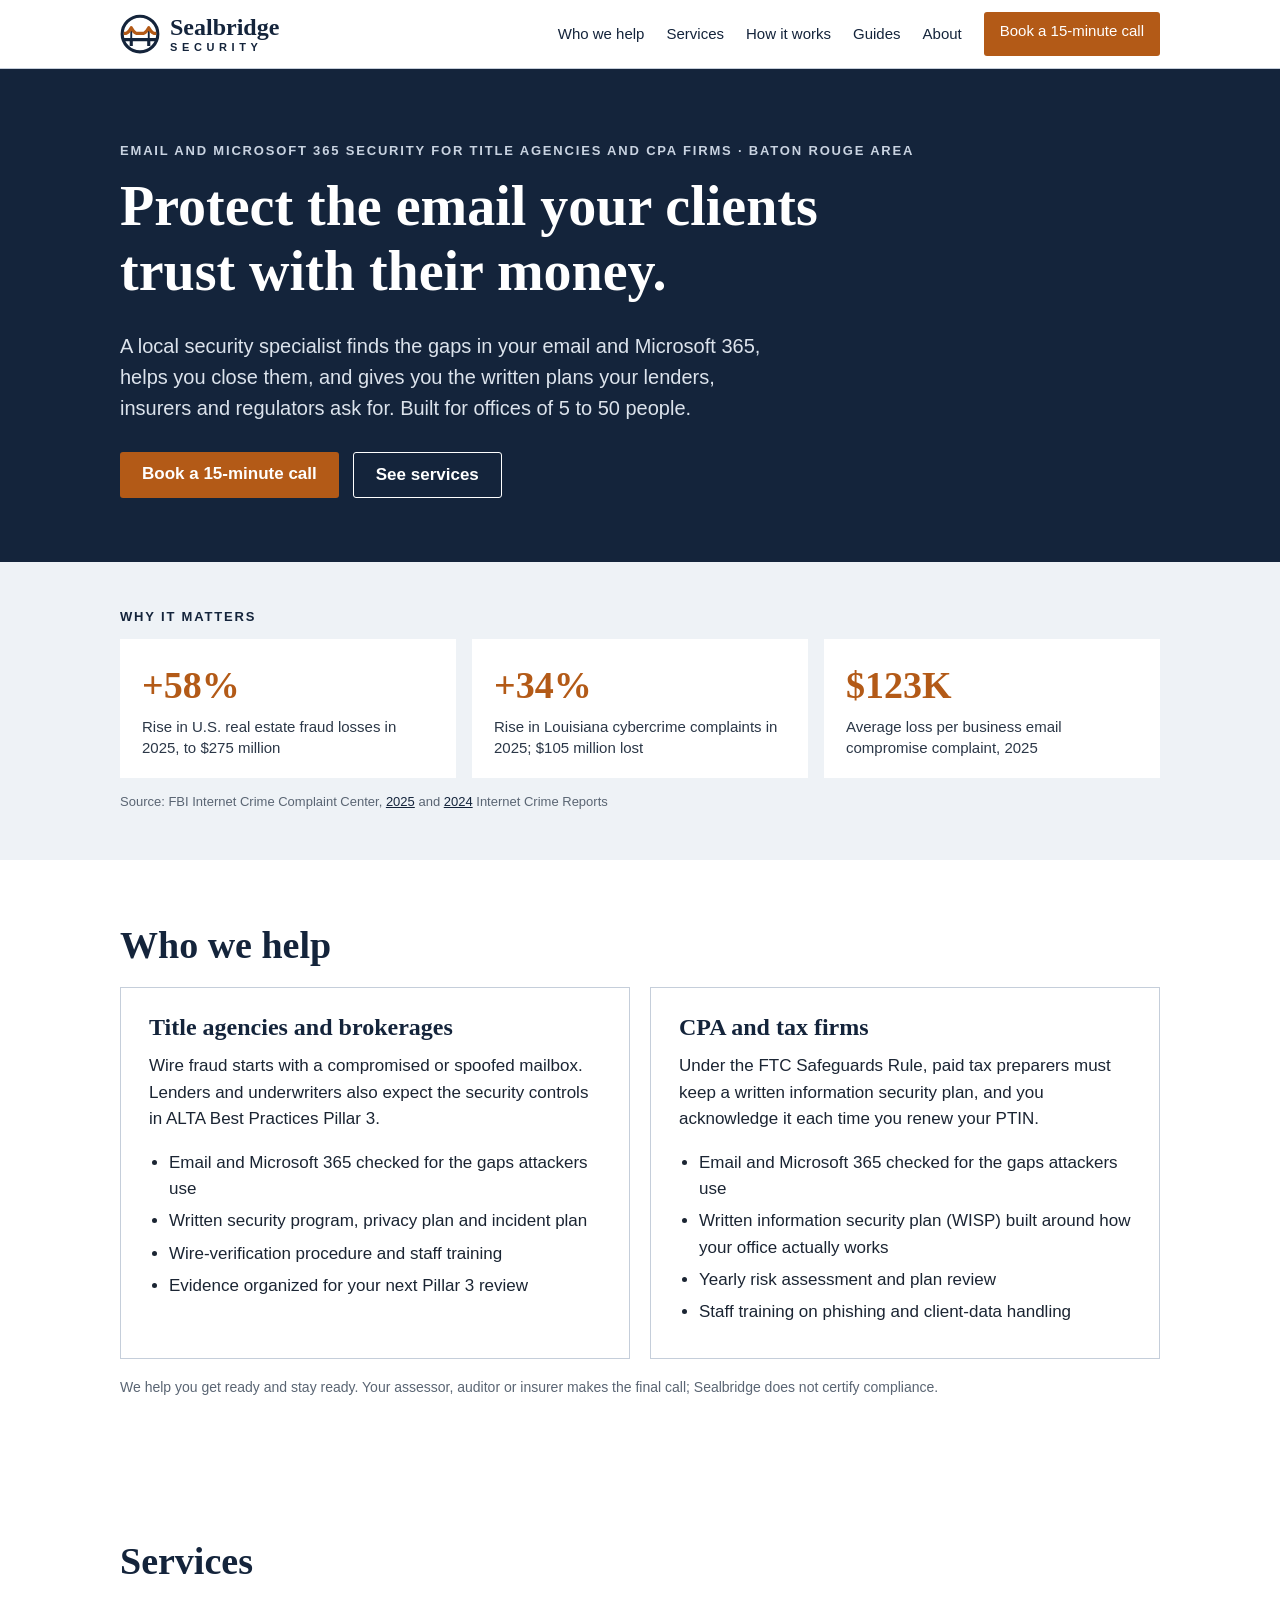
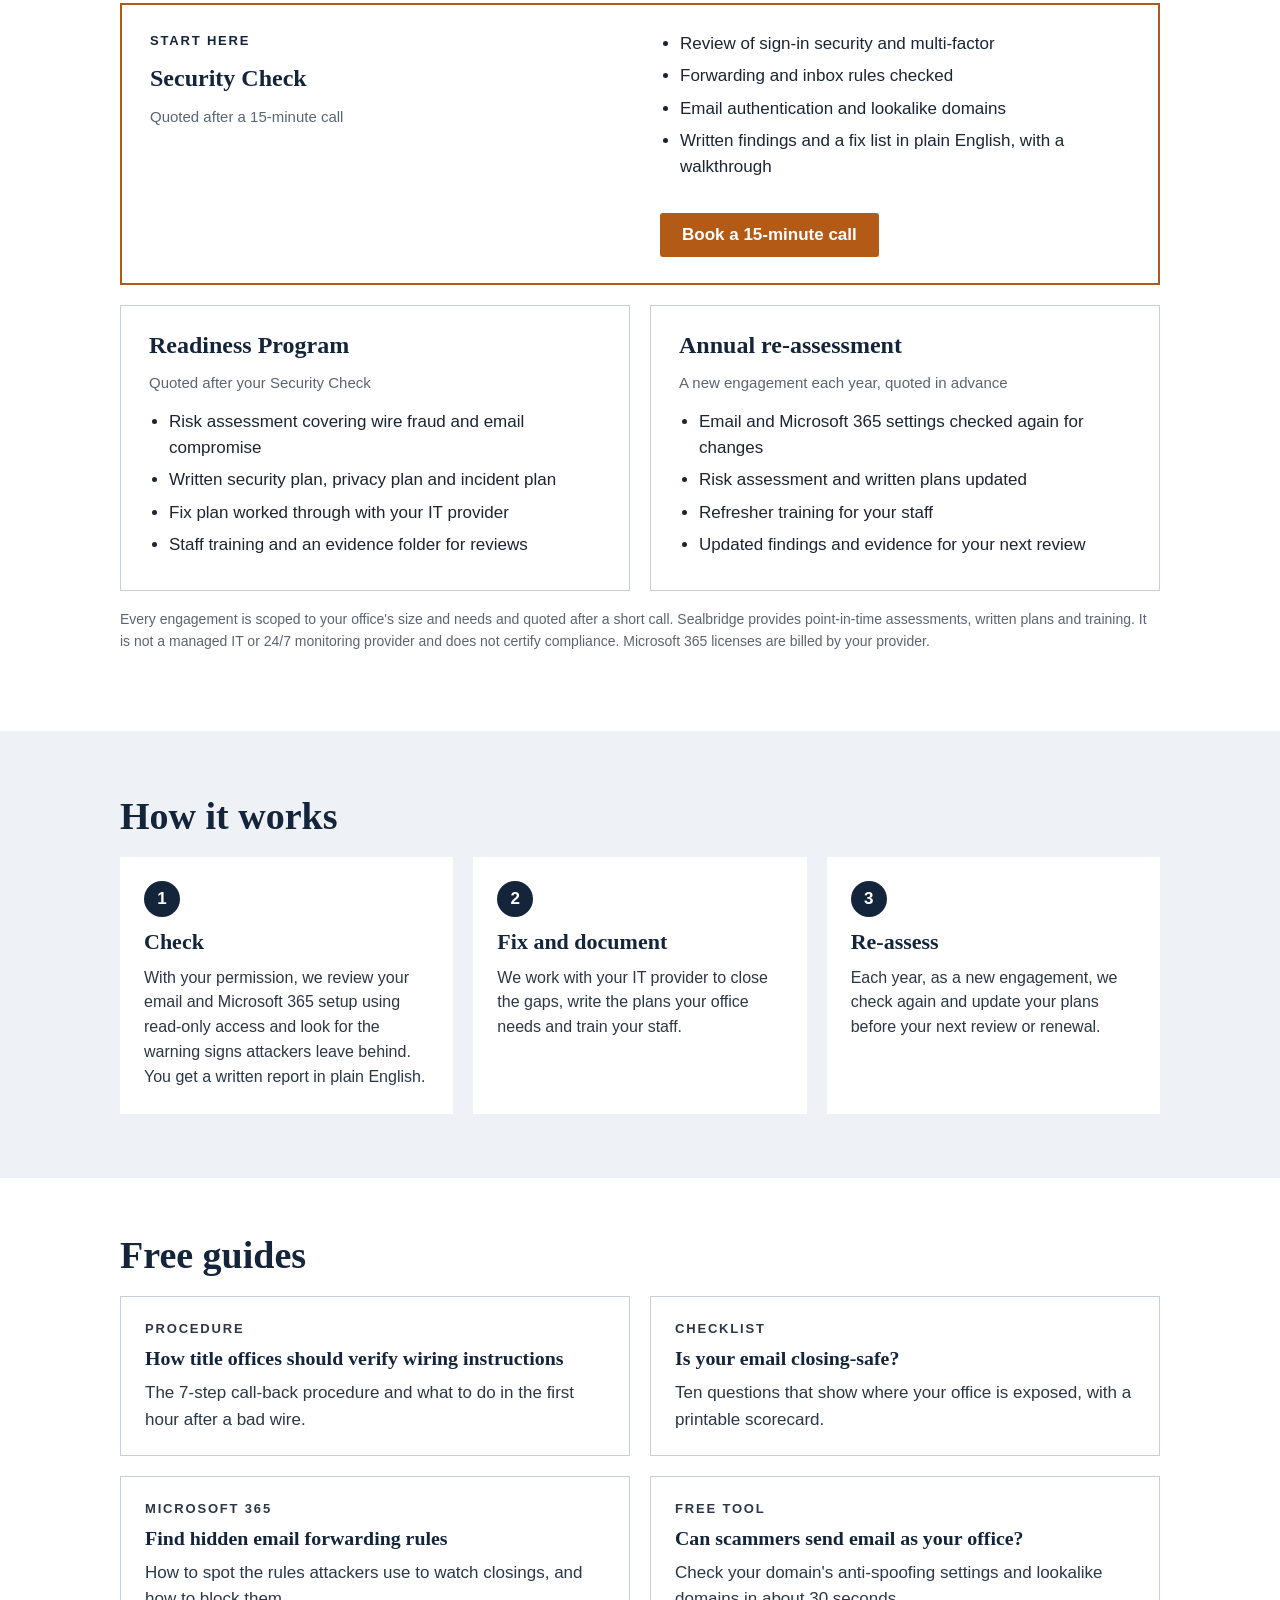
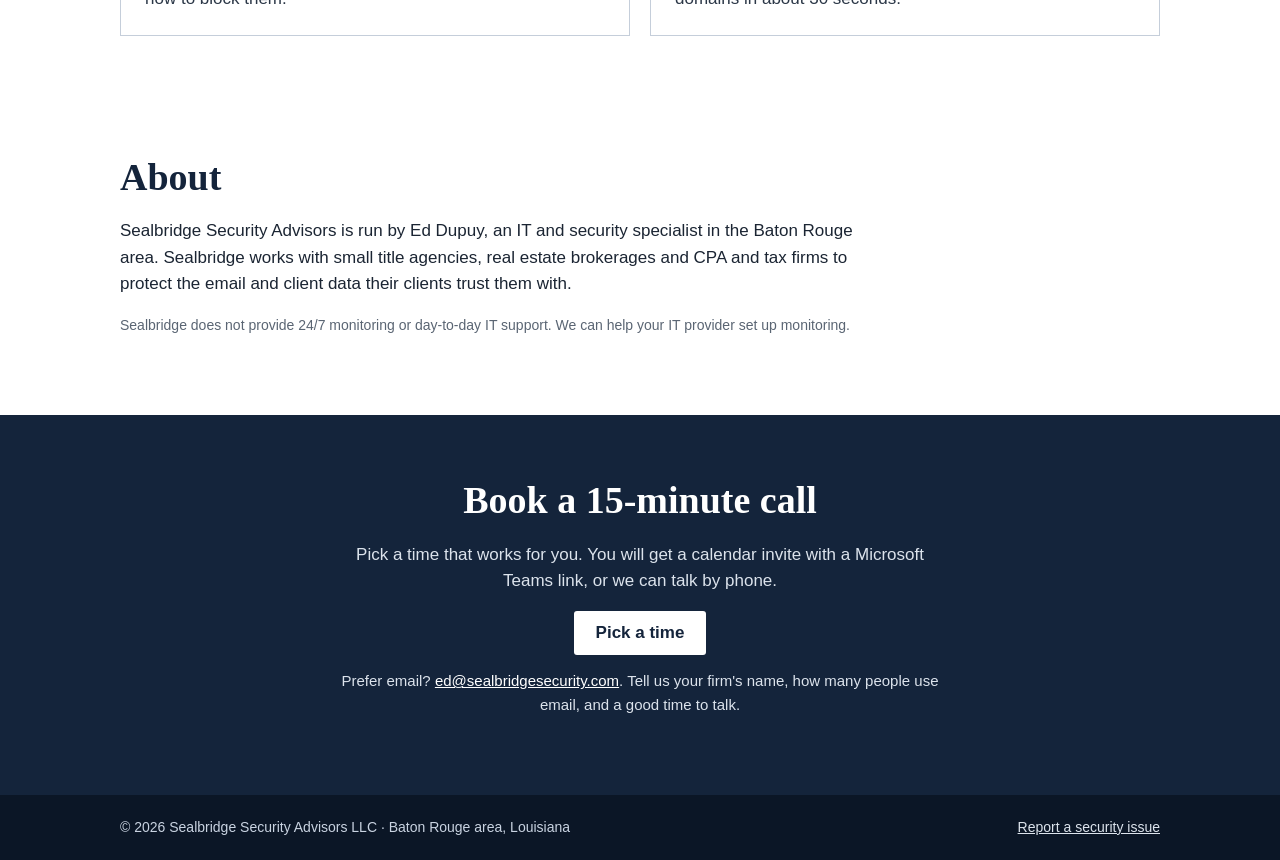
<file: index.html>
<!doctype html>
<html lang="en">
<head>
<meta charset="utf-8">
<meta name="viewport" content="width=device-width, initial-scale=1">
<meta http-equiv="Content-Security-Policy" content="default-src 'self'; style-src 'self' https://fonts.googleapis.com; font-src https://fonts.gstatic.com; img-src 'self'; script-src 'none'; object-src 'none'; base-uri 'self'; form-action 'none'">
<meta name="referrer" content="strict-origin-when-cross-origin">
<title>Sealbridge Security | Email Security for Title and CPA Firms</title>
<meta name="description" content="Sealbridge Security helps Baton Rouge-area title agencies, brokerages and CPA firms close the email and Microsoft 365 gaps that lead to wire fraud.">
<link rel="canonical" href="https://sealbridgesecurity.com/">
<link rel="icon" href="favicon.svg" type="image/svg+xml">
<meta property="og:title" content="Sealbridge Security">
<meta property="og:description" content="Email and Microsoft 365 security for title agencies, brokerages and CPA and tax firms in the Baton Rouge area.">
<meta property="og:url" content="https://sealbridgesecurity.com/">
<meta property="og:type" content="website">
<link rel="preconnect" href="https://fonts.googleapis.com">
<link rel="preconnect" href="https://fonts.gstatic.com" crossorigin>
<link rel="stylesheet" href="https://fonts.googleapis.com/css2?family=IBM+Plex+Sans:wght@400;500;600;700&amp;family=Source+Serif+4:opsz,wght@8..60,600;8..60,700&amp;display=swap">
<link rel="stylesheet" href="styles.css?v=20261110">
</head>
<body>

<header class="site-header">
  <div class="wrap header-inner">
    <a class="brand" href="#top" aria-label="Sealbridge Security home">
      <svg class="mark" width="40" height="40" viewBox="0 0 64 64" aria-hidden="true"><circle cx="32" cy="32" r="28.5" fill="none" stroke="#14243B" stroke-width="5"/><path d="M18 25 V41 M46 25 V41" stroke="#14243B" stroke-width="3"/><path d="M6.1 31 L10 31 Q14 29.5 18 22 Q22 29.5 26 31 L38 31 Q42 29.5 46 22 Q50 29.5 54 31 L57.9 31" fill="none" stroke="#B35A17" stroke-width="5" stroke-linejoin="round"/><line x1="5" y1="41" x2="59" y2="41" stroke="#14243B" stroke-width="5"/><path d="M15.5 41 H20.5 V51 H15.5 Z M43.5 41 H48.5 V51 H43.5 Z" fill="#14243B"/></svg>
      <span class="brand-text"><span class="brand-name">Sealbridge</span><span class="brand-sub">Security</span></span>
    </a>
    <nav aria-label="Main">
      <ul class="nav">
        <li><a href="#who">Who we help</a></li>
        <li><a href="#services">Services</a></li>
        <li><a href="#how">How it works</a></li>
        <li><a href="/resources">Guides</a></li>
        <li><a href="#about">About</a></li>
        <li><a class="btn btn-small" href="#contact">Book a 15-minute call</a></li>
      </ul>
    </nav>
  </div>
</header>

<main id="top">

<section class="hero">
  <div class="wrap hero-inner">
    <p class="eyebrow">Email and Microsoft 365 security for title agencies and CPA firms · Baton Rouge area</p>
    <h1>Protect the email your clients trust with their money.</h1>
    <p class="lede">A local security specialist finds the gaps in your email and Microsoft 365, helps you close them, and gives you the written plans your lenders, insurers and regulators ask for. Built for offices of 5 to 50 people.</p>
    <div class="hero-actions">
      <a class="btn" href="#contact">Book a 15-minute call</a>
      <a class="btn btn-ghost" href="#services">See services</a>
    </div>
  </div>
</section>

<section class="stats" aria-labelledby="stats-h">
  <div class="wrap">
    <h2 id="stats-h" class="section-label">Why it matters</h2>
    <div class="stat-grid">
      <div class="stat"><p class="stat-num">+58%</p><p>Rise in U.S. real estate fraud losses in 2025, to $275 million</p></div>
      <div class="stat"><p class="stat-num">+34%</p><p>Rise in Louisiana cybercrime complaints in 2025; $105 million lost</p></div>
      <div class="stat"><p class="stat-num">$123K</p><p>Average loss per business email compromise complaint, 2025</p></div>
    </div>
    <p class="source">Source: FBI Internet Crime Complaint Center, <a href="https://www.ic3.gov/AnnualReport/Reports/2025_IC3Report.pdf">2025</a> and <a href="https://www.ic3.gov/AnnualReport/Reports/2024_ic3report.pdf">2024</a> Internet Crime Reports</p>
  </div>
</section>

<section id="who" class="services" aria-labelledby="who-h">
  <div class="wrap">
    <h2 id="who-h">Who we help</h2>
    <div class="card-grid">
      <div class="card">
        <h3>Title agencies and brokerages</h3>
        <p>Wire fraud starts with a compromised or spoofed mailbox. Lenders and underwriters also expect the security controls in ALTA Best Practices Pillar 3.</p>
        <ul>
          <li>Email and Microsoft 365 checked for the gaps attackers use</li>
          <li>Written security program, privacy plan and incident plan</li>
          <li>Wire-verification procedure and staff training</li>
          <li>Evidence organized for your next Pillar 3 review</li>
        </ul>
      </div>
      <div class="card">
        <h3>CPA and tax firms</h3>
        <p>Under the FTC Safeguards Rule, paid tax preparers must keep a written information security plan, and you acknowledge it each time you renew your PTIN.</p>
        <ul>
          <li>Email and Microsoft 365 checked for the gaps attackers use</li>
          <li>Written information security plan (WISP) built around how your office actually works</li>
          <li>Yearly risk assessment and plan review</li>
          <li>Staff training on phishing and client-data handling</li>
        </ul>
      </div>
    </div>
    <p class="fine">We help you get ready and stay ready. Your assessor, auditor or insurer makes the final call; Sealbridge does not certify compliance.</p>
  </div>
</section>

<section id="services" class="services" aria-labelledby="services-h">
  <div class="wrap">
    <h2 id="services-h">Services</h2>

    <div class="card card-feature">
      <div class="card-head">
        <p class="section-label">Start here</p>
        <h3>Security Check</h3>
        <p class="price-note">Quoted after a 15-minute call</p>
      </div>
      <ul>
        <li>Review of sign-in security and multi-factor</li>
        <li>Forwarding and inbox rules checked</li>
        <li>Email authentication and lookalike domains</li>
        <li>Written findings and a fix list in plain English, with a walkthrough</li>
      </ul>
      <a class="btn" href="#contact">Book a 15-minute call</a>
    </div>

    <div class="card-grid">
      <div class="card">
        <h3>Readiness Program</h3>
        <p class="price-note">Quoted after your Security Check</p>
        <ul>
          <li>Risk assessment covering wire fraud and email compromise</li>
          <li>Written security plan, privacy plan and incident plan</li>
          <li>Fix plan worked through with your IT provider</li>
          <li>Staff training and an evidence folder for reviews</li>
        </ul>
      </div>
      <div class="card">
        <h3>Annual re-assessment</h3>
        <p class="price-note">A new engagement each year, quoted in advance</p>
        <ul>
          <li>Email and Microsoft 365 settings checked again for changes</li>
          <li>Risk assessment and written plans updated</li>
          <li>Refresher training for your staff</li>
          <li>Updated findings and evidence for your next review</li>
        </ul>
      </div>
    </div>
    <p class="fine">Every engagement is scoped to your office's size and needs and quoted after a short call. Sealbridge provides point-in-time assessments, written plans and training. It is not a managed IT or 24/7 monitoring provider and does not certify compliance. Microsoft 365 licenses are billed by your provider.</p>
  </div>
</section>

<section id="how" class="how" aria-labelledby="how-h">
  <div class="wrap">
    <h2 id="how-h">How it works</h2>
    <ol class="steps">
      <li><h3>Check</h3><p>With your permission, we review your email and Microsoft 365 setup using read-only access and look for the warning signs attackers leave behind. You get a written report in plain English.</p></li>
      <li><h3>Fix and document</h3><p>We work with your IT provider to close the gaps, write the plans your office needs and train your staff.</p></li>
      <li><h3>Re-assess</h3><p>Each year, as a new engagement, we check again and update your plans before your next review or renewal.</p></li>
    </ol>
  </div>
</section>

<section id="guides" class="guides-home" aria-labelledby="guides-h">
  <div class="wrap">
    <h2 id="guides-h">Free guides</h2>
    <div class="guide-grid">
      <a class="guide-card" href="/wire-verification">
        <p class="section-label">Procedure</p>
        <h3>How title offices should verify wiring instructions</h3>
        <p>The 7-step call-back procedure and what to do in the first hour after a bad wire.</p>
      </a>
      <a class="guide-card" href="/closing-safe-checklist">
        <p class="section-label">Checklist</p>
        <h3>Is your email closing-safe?</h3>
        <p>Ten questions that show where your office is exposed, with a printable scorecard.</p>
      </a>
      <a class="guide-card" href="/find-forwarding-rules">
        <p class="section-label">Microsoft 365</p>
        <h3>Find hidden email forwarding rules</h3>
        <p>How to spot the rules attackers use to watch closings, and how to block them.</p>
      </a>
      <a class="guide-card" href="/check">
        <p class="section-label">Free tool</p>
        <h3>Can scammers send email as your office?</h3>
        <p>Check your domain's anti-spoofing settings and lookalike domains in about 30 seconds.</p>
      </a>
    </div>
  </div>
</section>

<section id="about" class="about" aria-labelledby="about-h">
  <div class="wrap about-inner">
    <h2 id="about-h">About</h2>
    <p>Sealbridge Security Advisors is run by Ed Dupuy, an IT and security specialist in the Baton Rouge area. Sealbridge works with small title agencies, real estate brokerages and CPA and tax firms to protect the email and client data their clients trust them with.</p>
    <p class="fine">Sealbridge does not provide 24/7 monitoring or day-to-day IT support. We can help your IT provider set up monitoring.</p>
  </div>
</section>

<section id="contact" class="contact" aria-labelledby="contact-h">
  <div class="wrap contact-inner">
    <h2 id="contact-h">Book a 15-minute call</h2>
    <p>Pick a time that works for you. You will get a calendar invite with a Microsoft Teams link, or we can talk by phone.</p>
    <a class="btn btn-light" href="https://bookings.cloud.microsoft/bookwithme/user/185c69f9f6f243e589bff169b92b7fbd@sealbridgesecurity.com/meetingtype/cLRDkm-VDUKb7jJp3NRjAg2?anonymous&amp;ismsaljsauthenabled&amp;ep=mlink" rel="noopener">Pick a time</a>
    <p class="contact-alt">Prefer email? <a href="mailto:ed@sealbridgesecurity.com?subject=15-minute%20call%20request">ed@sealbridgesecurity.com</a>. Tell us your firm's name, how many people use email, and a good time to talk.</p>
  </div>
</section>

</main>

<footer class="site-footer">
  <div class="wrap footer-inner">
    <p>© 2026 Sealbridge Security Advisors LLC · Baton Rouge area, Louisiana</p>
    <p><a href="https://github.com/sealbridgesecurity/website/security">Report a security issue</a></p>
  </div>
</footer>

</body>
</html>
</file>
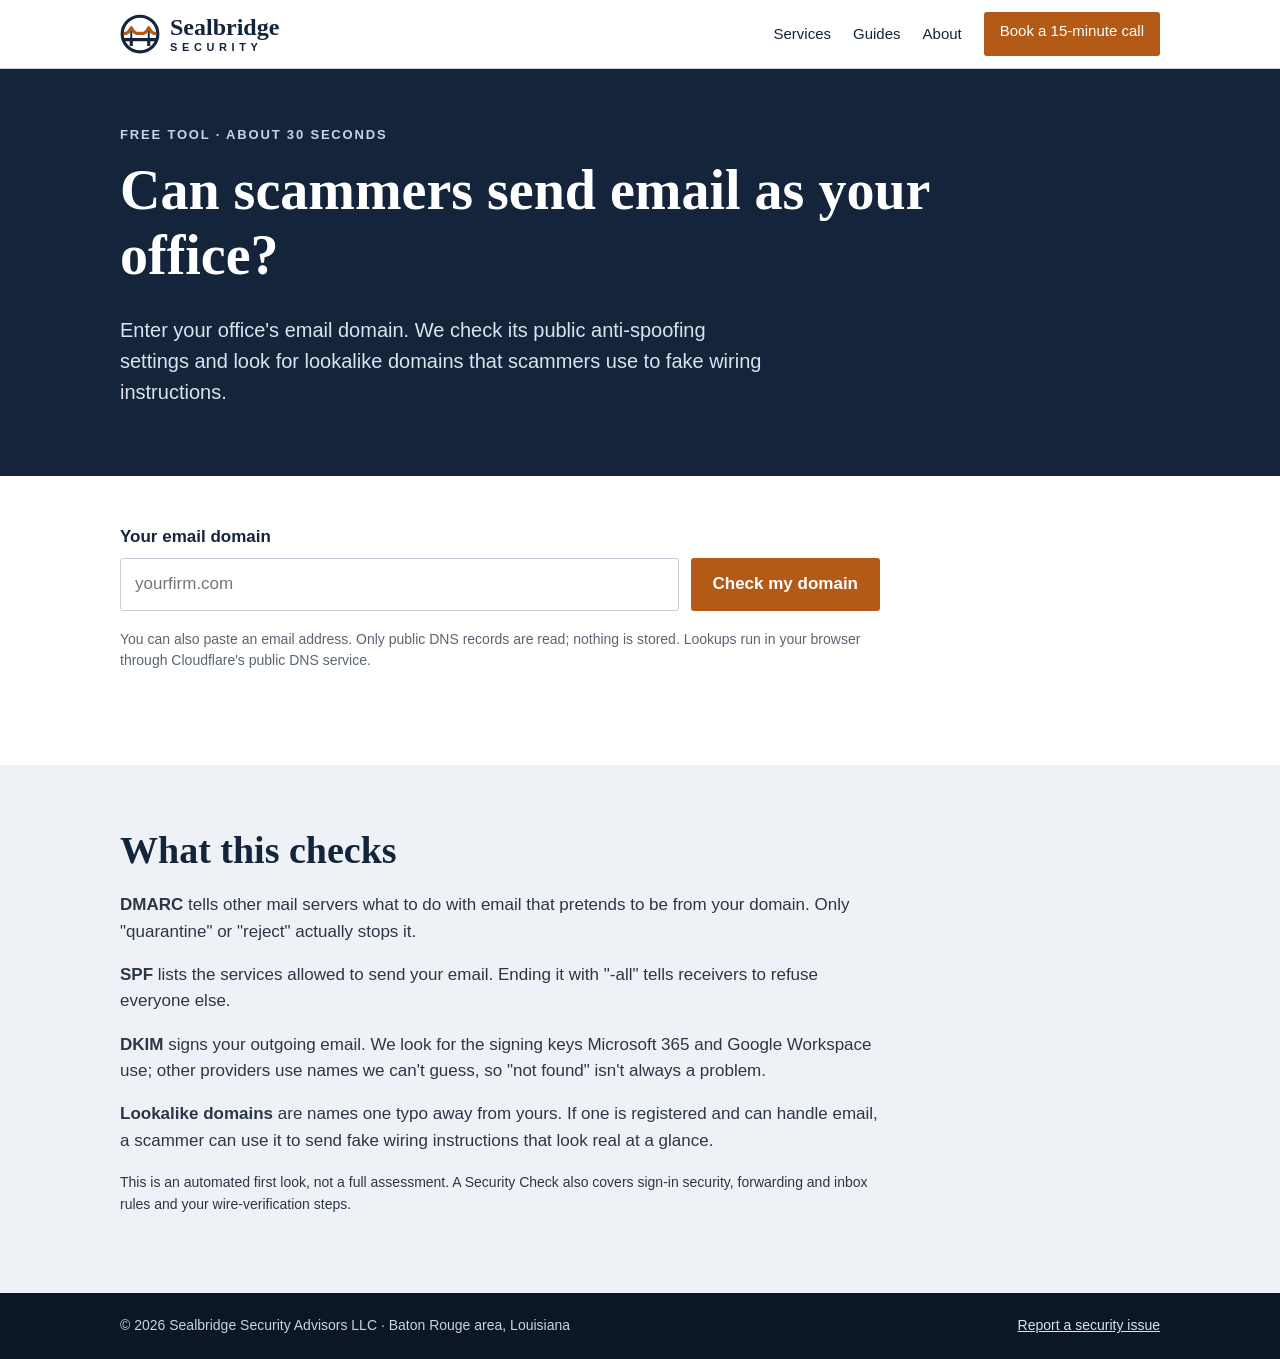
<file: check.html>
<!doctype html>
<html lang="en">
<head>
<meta charset="utf-8">
<meta name="viewport" content="width=device-width, initial-scale=1">
<meta http-equiv="Content-Security-Policy" content="default-src 'self'; style-src 'self' https://fonts.googleapis.com; font-src https://fonts.gstatic.com; img-src 'self'; script-src 'self'; connect-src https://cloudflare-dns.com; object-src 'none'; base-uri 'self'; form-action 'none'">
<meta name="referrer" content="strict-origin-when-cross-origin">
<title>Free Email Spoofing Check | Sealbridge Security</title>
<meta name="description" content="Check whether scammers can fake email from your brokerage or title office, and whether lookalike domains already exist. Free, in about 30 seconds.">
<link rel="canonical" href="https://sealbridgesecurity.com/check">
<link rel="icon" href="favicon.svg" type="image/svg+xml">
<link rel="preconnect" href="https://fonts.googleapis.com">
<link rel="preconnect" href="https://fonts.gstatic.com" crossorigin>
<link rel="stylesheet" href="https://fonts.googleapis.com/css2?family=IBM+Plex+Sans:wght@400;500;600;700&amp;family=Source+Serif+4:opsz,wght@8..60,600;8..60,700&amp;display=swap">
<link rel="stylesheet" href="styles.css?v=20261110">
<script src="check.js" defer></script>
</head>
<body>

<header class="site-header">
  <div class="wrap header-inner">
    <a class="brand" href="/" aria-label="Sealbridge Security home">
      <svg class="mark" width="40" height="40" viewBox="0 0 64 64" aria-hidden="true"><circle cx="32" cy="32" r="28.5" fill="none" stroke="#14243B" stroke-width="5"/><path d="M18 25 V41 M46 25 V41" stroke="#14243B" stroke-width="3"/><path d="M6.1 31 L10 31 Q14 29.5 18 22 Q22 29.5 26 31 L38 31 Q42 29.5 46 22 Q50 29.5 54 31 L57.9 31" fill="none" stroke="#B35A17" stroke-width="5" stroke-linejoin="round"/><line x1="5" y1="41" x2="59" y2="41" stroke="#14243B" stroke-width="5"/><path d="M15.5 41 H20.5 V51 H15.5 Z M43.5 41 H48.5 V51 H43.5 Z" fill="#14243B"/></svg>
      <span class="brand-text"><span class="brand-name">Sealbridge</span><span class="brand-sub">Security</span></span>
    </a>
    <nav aria-label="Main">
      <ul class="nav">
        <li><a href="/#services">Services</a></li>
        <li><a href="/resources">Guides</a></li>
        <li><a href="/#about">About</a></li>
        <li><a class="btn btn-small" href="/#contact">Book a 15-minute call</a></li>
      </ul>
    </nav>
  </div>
</header>

<main>

<section class="hero hero-short">
  <div class="wrap">
    <p class="eyebrow">Free tool · about 30 seconds</p>
    <h1>Can scammers send email as your office?</h1>
    <p class="lede">Enter your office's email domain. We check its public anti-spoofing settings and look for lookalike domains that scammers use to fake wiring instructions.</p>
  </div>
</section>

<section class="checker" aria-labelledby="checker-h">
  <div class="wrap">
    <h2 id="checker-h" class="visually-hidden">Run the check</h2>
    <form id="check-form" class="check-form" novalidate>
      <label for="domain">Your email domain</label>
      <div class="check-row">
        <input id="domain" name="domain" type="text" inputmode="url" autocomplete="off" autocapitalize="off" spellcheck="false" placeholder="yourfirm.com" required>
        <button class="btn" type="submit" id="check-btn">Check my domain</button>
      </div>
      <p class="fine">You can also paste an email address. Only public DNS records are read; nothing is stored. Lookups run in your browser through Cloudflare's public DNS service.</p>
    </form>

    <noscript><p class="notice">This check needs JavaScript. Turn it on, or <a href="/#contact">ask us to run it for you</a>.</p></noscript>

    <div id="status" class="status" role="status" aria-live="polite"></div>
    <div id="results" class="results" hidden></div>
  </div>
</section>

<section class="explain" aria-labelledby="explain-h">
  <div class="wrap about-inner">
    <h2 id="explain-h">What this checks</h2>
    <p><strong>DMARC</strong> tells other mail servers what to do with email that pretends to be from your domain. Only "quarantine" or "reject" actually stops it.</p>
    <p><strong>SPF</strong> lists the services allowed to send your email. Ending it with "-all" tells receivers to refuse everyone else.</p>
    <p><strong>DKIM</strong> signs your outgoing email. We look for the signing keys Microsoft 365 and Google Workspace use; other providers use names we can't guess, so "not found" isn't always a problem.</p>
    <p><strong>Lookalike domains</strong> are names one typo away from yours. If one is registered and can handle email, a scammer can use it to send fake wiring instructions that look real at a glance.</p>
    <p class="fine">This is an automated first look, not a full assessment. A Security Check also covers sign-in security, forwarding and inbox rules and your wire-verification steps.</p>
  </div>
</section>

</main>

<footer class="site-footer">
  <div class="wrap footer-inner">
    <p>© 2026 Sealbridge Security Advisors LLC · Baton Rouge area, Louisiana</p>
    <p><a href="https://github.com/sealbridgesecurity/website/security">Report a security issue</a></p>
  </div>
</footer>

</body>
</html>
</file>
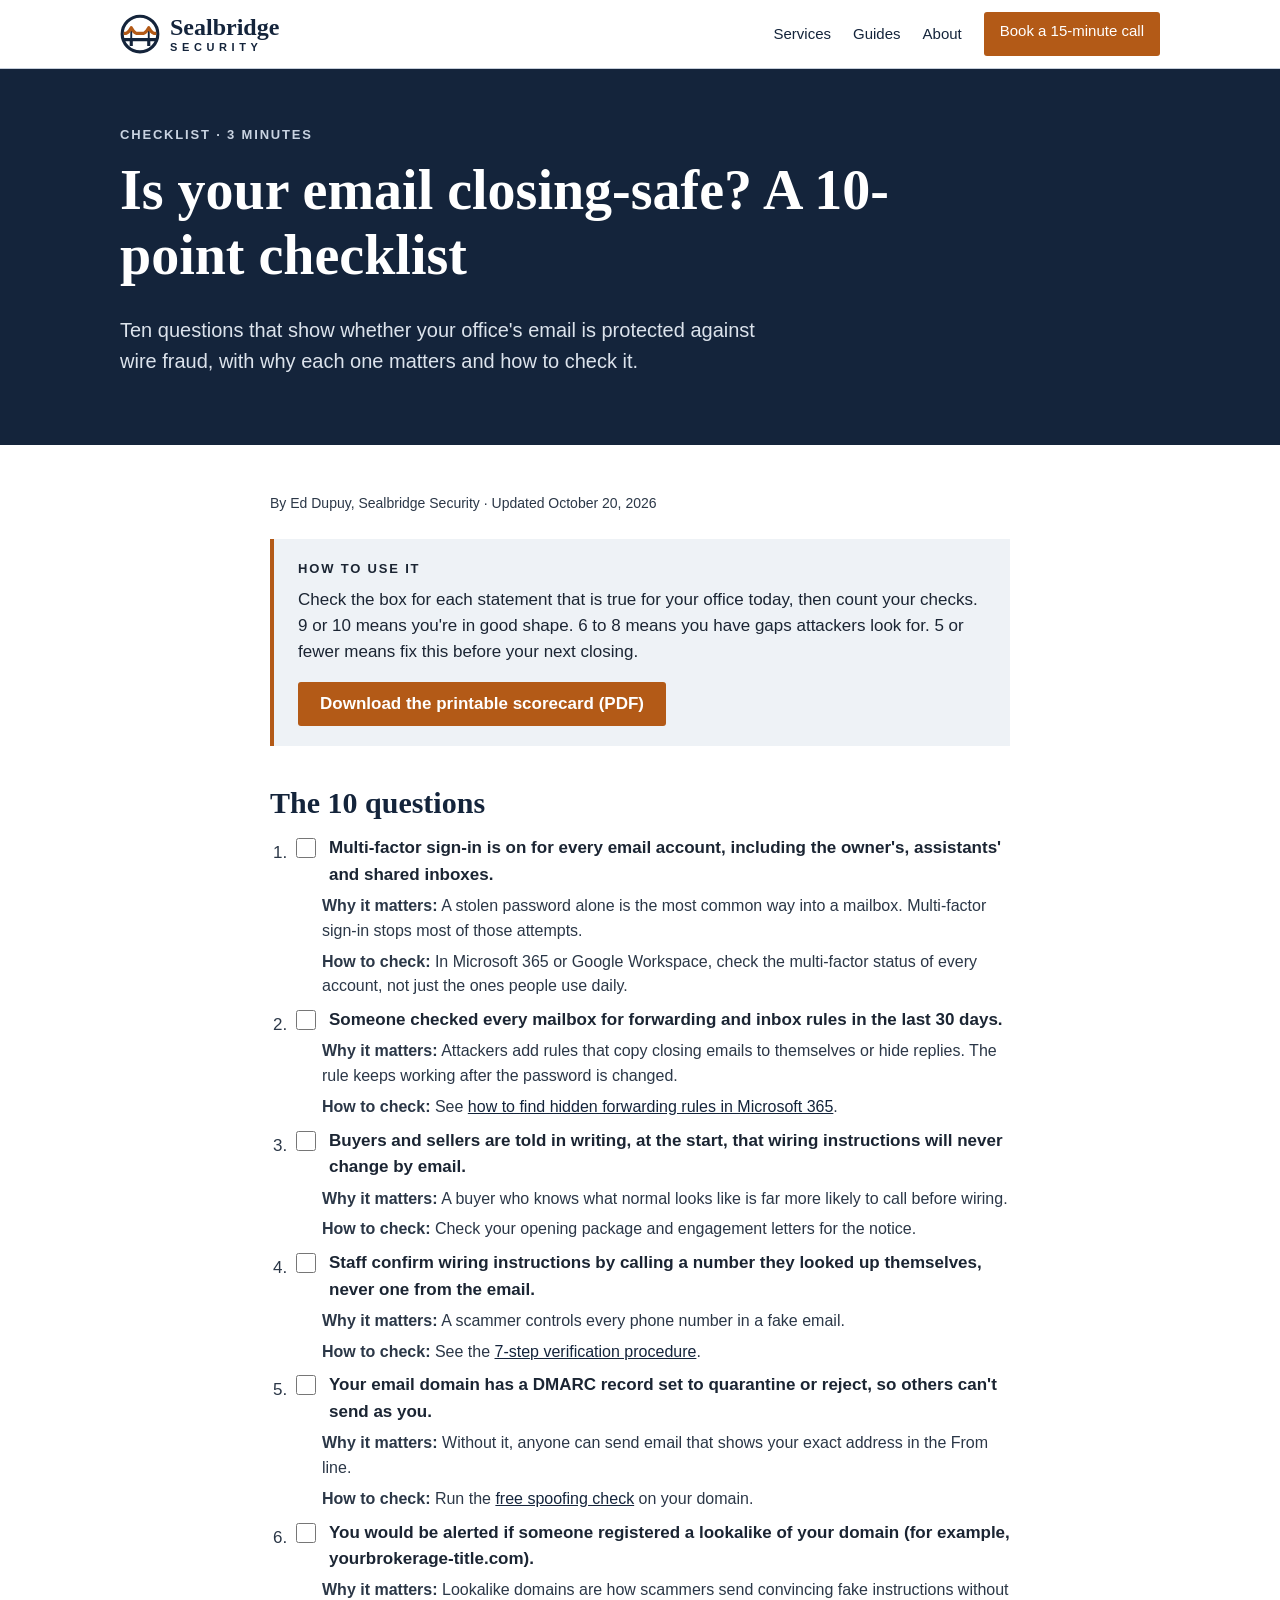
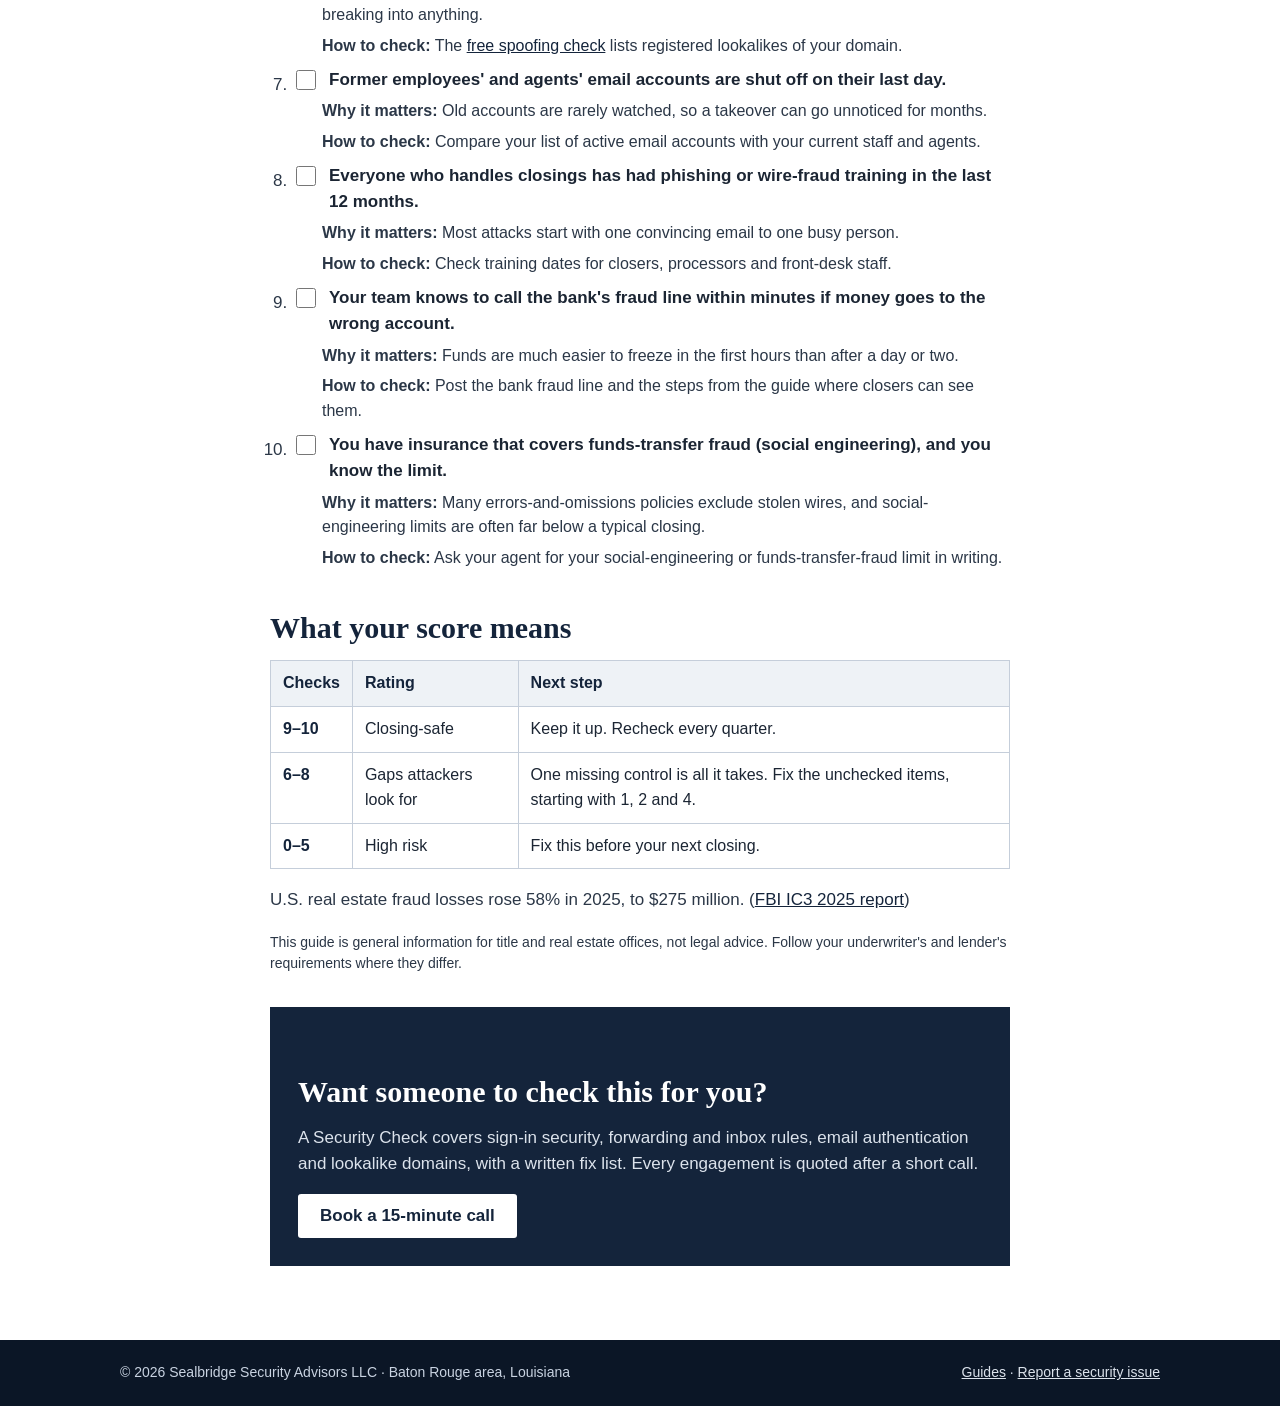
<file: closing-safe-checklist.html>
<!doctype html>
<html lang="en">
<head>
<meta charset="utf-8">
<meta name="viewport" content="width=device-width, initial-scale=1">
<meta http-equiv="Content-Security-Policy" content="default-src 'self'; style-src 'self' https://fonts.googleapis.com; font-src https://fonts.gstatic.com; img-src 'self'; script-src 'none'; object-src 'none'; base-uri 'self'; form-action 'none'">
<meta name="referrer" content="strict-origin-when-cross-origin">
<title>Closing-Safe Email Checklist | Sealbridge Security</title>
<meta name="description" content="A 10-point email security checklist for title offices and real estate brokerages, with why each item matters and how to check it. Free printable scorecard.">
<link rel="canonical" href="https://sealbridgesecurity.com/closing-safe-checklist">
<link rel="icon" href="favicon.svg" type="image/svg+xml">
<meta property="og:title" content="Closing-Safe Email Checklist | Sealbridge Security">
<meta property="og:description" content="A 10-point email security checklist for title offices and real estate brokerages, with why each item matters and how to check it. Free printable scorecard.">
<meta property="og:url" content="https://sealbridgesecurity.com/closing-safe-checklist">
<meta property="og:type" content="article">
<link rel="preconnect" href="https://fonts.googleapis.com">
<link rel="preconnect" href="https://fonts.gstatic.com" crossorigin>
<link rel="stylesheet" href="https://fonts.googleapis.com/css2?family=IBM+Plex+Sans:wght@400;500;600;700&amp;family=Source+Serif+4:opsz,wght@8..60,600;8..60,700&amp;display=swap">
<link rel="stylesheet" href="styles.css?v=20261110">
</head>
<body>

<header class="site-header">
  <div class="wrap header-inner">
    <a class="brand" href="/" aria-label="Sealbridge Security home">
      <svg class="mark" width="40" height="40" viewBox="0 0 64 64" aria-hidden="true"><circle cx="32" cy="32" r="28.5" fill="none" stroke="#14243B" stroke-width="5"/><path d="M18 25 V41 M46 25 V41" stroke="#14243B" stroke-width="3"/><path d="M6.1 31 L10 31 Q14 29.5 18 22 Q22 29.5 26 31 L38 31 Q42 29.5 46 22 Q50 29.5 54 31 L57.9 31" fill="none" stroke="#B35A17" stroke-width="5" stroke-linejoin="round"/><line x1="5" y1="41" x2="59" y2="41" stroke="#14243B" stroke-width="5"/><path d="M15.5 41 H20.5 V51 H15.5 Z M43.5 41 H48.5 V51 H43.5 Z" fill="#14243B"/></svg>
      <span class="brand-text"><span class="brand-name">Sealbridge</span><span class="brand-sub">Security</span></span>
    </a>
    <nav aria-label="Main">
      <ul class="nav">
        <li><a href="/#services">Services</a></li>
        <li><a href="/resources" aria-current="page">Guides</a></li>
        <li><a href="/#about">About</a></li>
        <li><a class="btn btn-small" href="/#contact">Book a 15-minute call</a></li>
      </ul>
    </nav>
  </div>
</header>

<main>

<section class="hero hero-short">
  <div class="wrap">
    <p class="eyebrow">Checklist · 3 minutes</p>
    <h1>Is your email closing-safe? A 10-point checklist</h1>
    <p class="lede">Ten questions that show whether your office's email is protected against wire fraud, with why each one matters and how to check it.</p>
  </div>
</section>

<article class="article">
  <div class="wrap article-inner">
    <p class="byline">By Ed Dupuy, Sealbridge Security · Updated October 20, 2026</p>

    <div class="answer">
      <p class="answer-label">How to use it</p>
      <p>Check the box for each statement that is true for your office today, then count your checks. 9 or 10 means you're in good shape. 6 to 8 means you have gaps attackers look for. 5 or fewer means fix this before your next closing.</p>
      <p><a class="btn" href="closing-safe-scorecard.pdf">Download the printable scorecard (PDF)</a></p>
    </div>

    <h2 id="checklist">The 10 questions</h2>
    <ol class="checklist">
      <li class="check-item">
        <label><input type="checkbox" name="q1"> <span class="q">Multi-factor sign-in is on for every email account, including the owner's, assistants' and shared inboxes.</span></label>
        <p><strong>Why it matters:</strong> A stolen password alone is the most common way into a mailbox. Multi-factor sign-in stops most of those attempts.</p>
        <p><strong>How to check:</strong> In Microsoft 365 or Google Workspace, check the multi-factor status of every account, not just the ones people use daily.</p>
      </li>
      <li class="check-item">
        <label><input type="checkbox" name="q2"> <span class="q">Someone checked every mailbox for forwarding and inbox rules in the last 30 days.</span></label>
        <p><strong>Why it matters:</strong> Attackers add rules that copy closing emails to themselves or hide replies. The rule keeps working after the password is changed.</p>
        <p><strong>How to check:</strong> See <a href="/find-forwarding-rules">how to find hidden forwarding rules in Microsoft 365</a>.</p>
      </li>
      <li class="check-item">
        <label><input type="checkbox" name="q3"> <span class="q">Buyers and sellers are told in writing, at the start, that wiring instructions will never change by email.</span></label>
        <p><strong>Why it matters:</strong> A buyer who knows what normal looks like is far more likely to call before wiring.</p>
        <p><strong>How to check:</strong> Check your opening package and engagement letters for the notice.</p>
      </li>
      <li class="check-item">
        <label><input type="checkbox" name="q4"> <span class="q">Staff confirm wiring instructions by calling a number they looked up themselves, never one from the email.</span></label>
        <p><strong>Why it matters:</strong> A scammer controls every phone number in a fake email.</p>
        <p><strong>How to check:</strong> See the <a href="/wire-verification">7-step verification procedure</a>.</p>
      </li>
      <li class="check-item">
        <label><input type="checkbox" name="q5"> <span class="q">Your email domain has a DMARC record set to quarantine or reject, so others can't send as you.</span></label>
        <p><strong>Why it matters:</strong> Without it, anyone can send email that shows your exact address in the From line.</p>
        <p><strong>How to check:</strong> Run the <a href="/check">free spoofing check</a> on your domain.</p>
      </li>
      <li class="check-item">
        <label><input type="checkbox" name="q6"> <span class="q">You would be alerted if someone registered a lookalike of your domain (for example, yourbrokerage-title.com).</span></label>
        <p><strong>Why it matters:</strong> Lookalike domains are how scammers send convincing fake instructions without breaking into anything.</p>
        <p><strong>How to check:</strong> The <a href="/check">free spoofing check</a> lists registered lookalikes of your domain.</p>
      </li>
      <li class="check-item">
        <label><input type="checkbox" name="q7"> <span class="q">Former employees' and agents' email accounts are shut off on their last day.</span></label>
        <p><strong>Why it matters:</strong> Old accounts are rarely watched, so a takeover can go unnoticed for months.</p>
        <p><strong>How to check:</strong> Compare your list of active email accounts with your current staff and agents.</p>
      </li>
      <li class="check-item">
        <label><input type="checkbox" name="q8"> <span class="q">Everyone who handles closings has had phishing or wire-fraud training in the last 12 months.</span></label>
        <p><strong>Why it matters:</strong> Most attacks start with one convincing email to one busy person.</p>
        <p><strong>How to check:</strong> Check training dates for closers, processors and front-desk staff.</p>
      </li>
      <li class="check-item">
        <label><input type="checkbox" name="q9"> <span class="q">Your team knows to call the bank's fraud line within minutes if money goes to the wrong account.</span></label>
        <p><strong>Why it matters:</strong> Funds are much easier to freeze in the first hours than after a day or two.</p>
        <p><strong>How to check:</strong> Post the bank fraud line and the steps from the guide where closers can see them.</p>
      </li>
      <li class="check-item">
        <label><input type="checkbox" name="q10"> <span class="q">You have insurance that covers funds-transfer fraud (social engineering), and you know the limit.</span></label>
        <p><strong>Why it matters:</strong> Many errors-and-omissions policies exclude stolen wires, and social-engineering limits are often far below a typical closing.</p>
        <p><strong>How to check:</strong> Ask your agent for your social-engineering or funds-transfer-fraud limit in writing.</p>
      </li>
    </ol>

    <h2 id="score">What your score means</h2>
    <table class="data">
      <thead><tr><th>Checks</th><th>Rating</th><th>Next step</th></tr></thead>
      <tbody>
        <tr><td>9–10</td><td>Closing-safe</td><td>Keep it up. Recheck every quarter.</td></tr>
        <tr><td>6–8</td><td>Gaps attackers look for</td><td>One missing control is all it takes. Fix the unchecked items, starting with 1, 2 and 4.</td></tr>
        <tr><td>0–5</td><td>High risk</td><td>Fix this before your next closing.</td></tr>
      </tbody>
    </table>
    <p>U.S. real estate fraud losses rose 58% in 2025, to $275 million. (<a href="https://www.ic3.gov/AnnualReport/Reports/2025_IC3Report.pdf">FBI IC3 2025 report</a>)</p>

    <p class="fine">This guide is general information for title and real estate offices, not legal advice. Follow your underwriter's and lender's requirements where they differ.</p>

    <aside class="check-cta">
      <h2>Want someone to check this for you?</h2>
      <p>A Security Check covers sign-in security, forwarding and inbox rules, email authentication and lookalike domains, with a written fix list. Every engagement is quoted after a short call.</p>
      <a class="btn btn-light" href="/#contact">Book a 15-minute call</a>
    </aside>

  </div>
</article>

</main>

<footer class="site-footer">
  <div class="wrap footer-inner">
    <p>© 2026 Sealbridge Security Advisors LLC · Baton Rouge area, Louisiana</p>
    <p><a href="/resources">Guides</a> · <a href="https://github.com/sealbridgesecurity/website/security">Report a security issue</a></p>
  </div>
</footer>

</body>
</html>
</file>
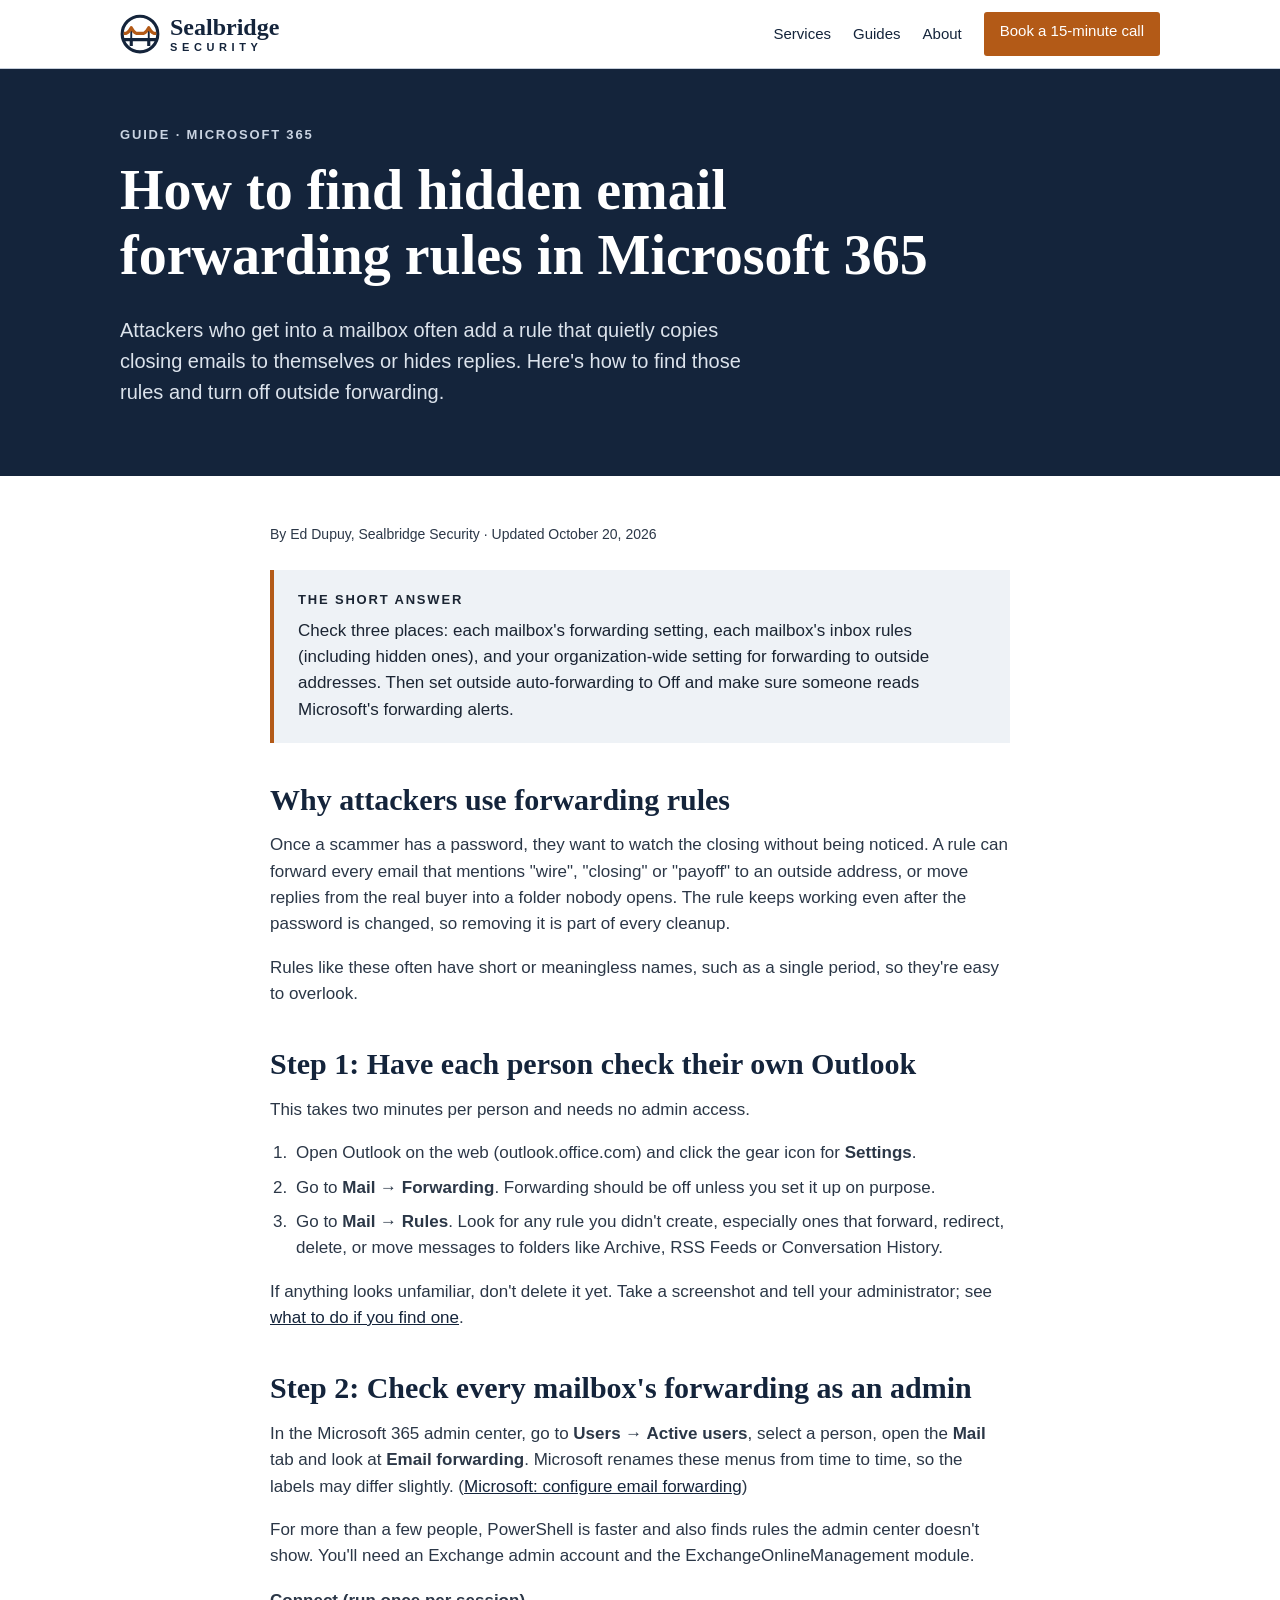
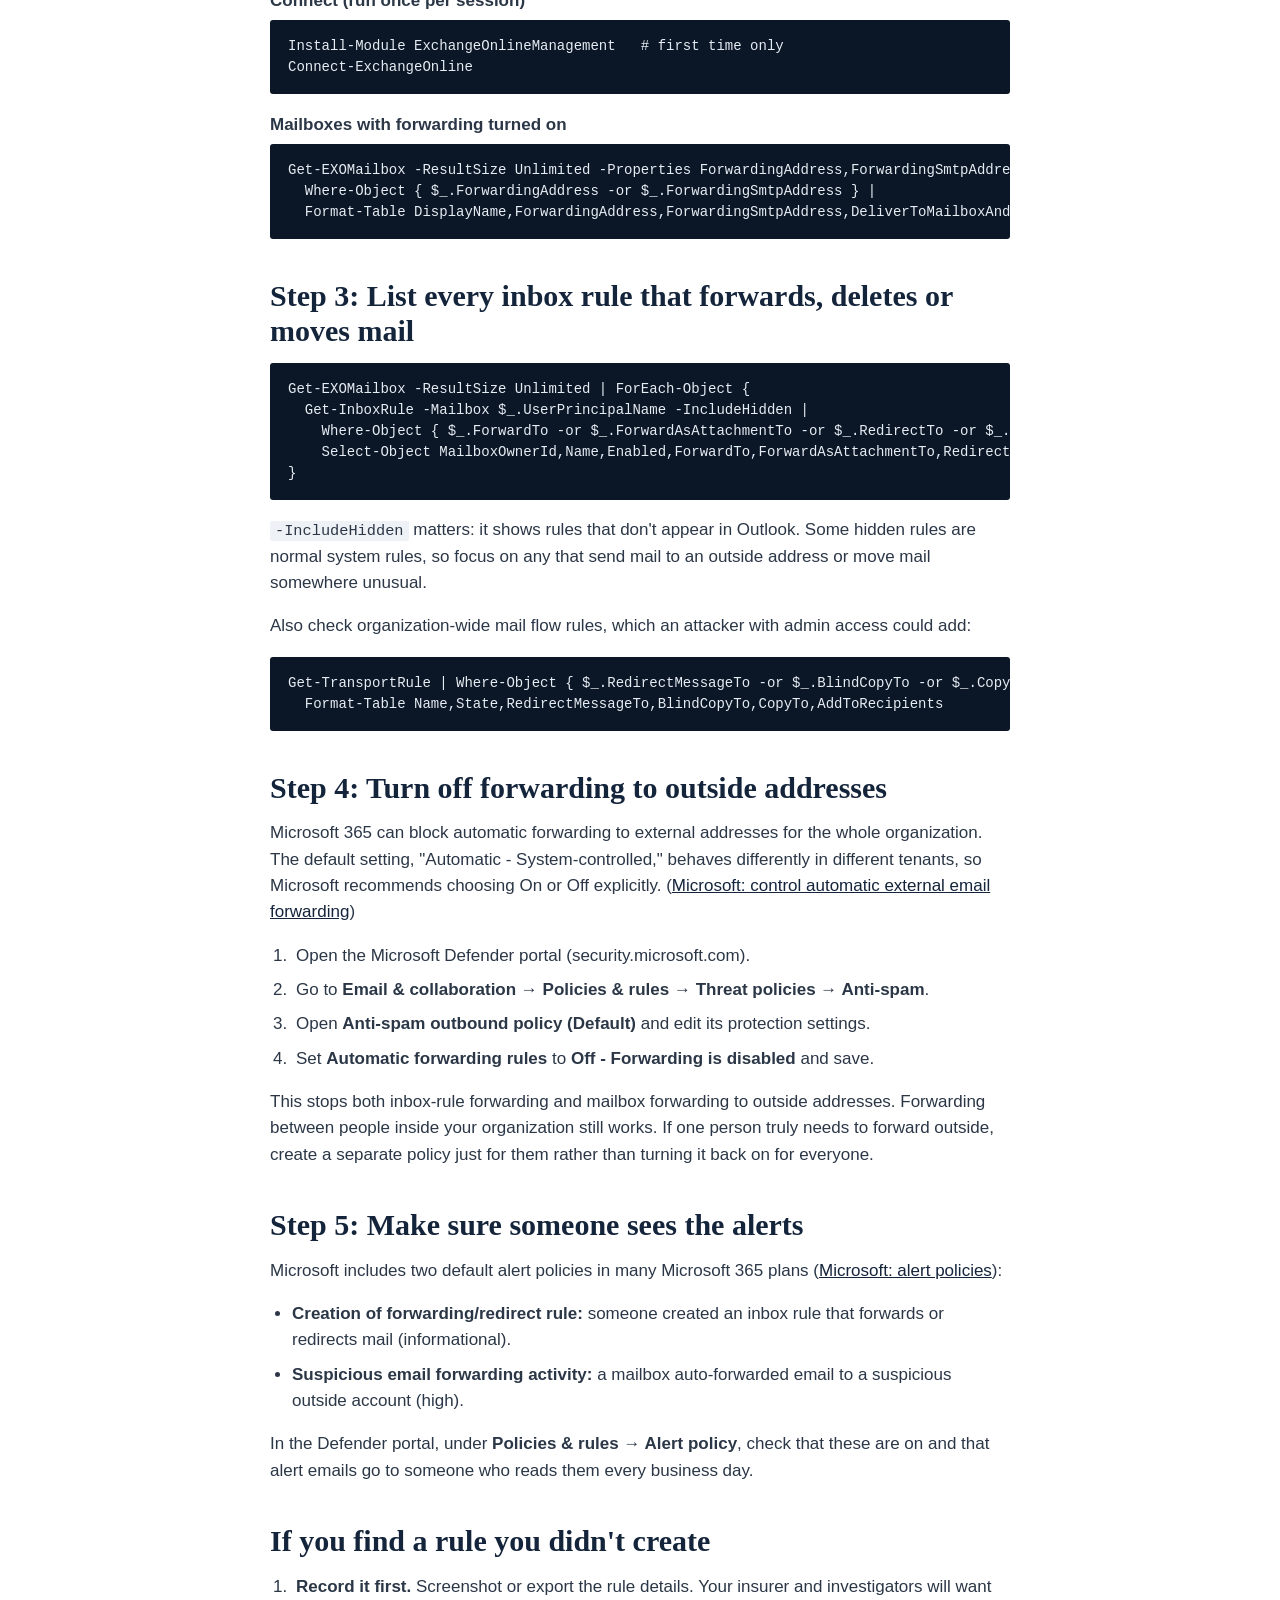
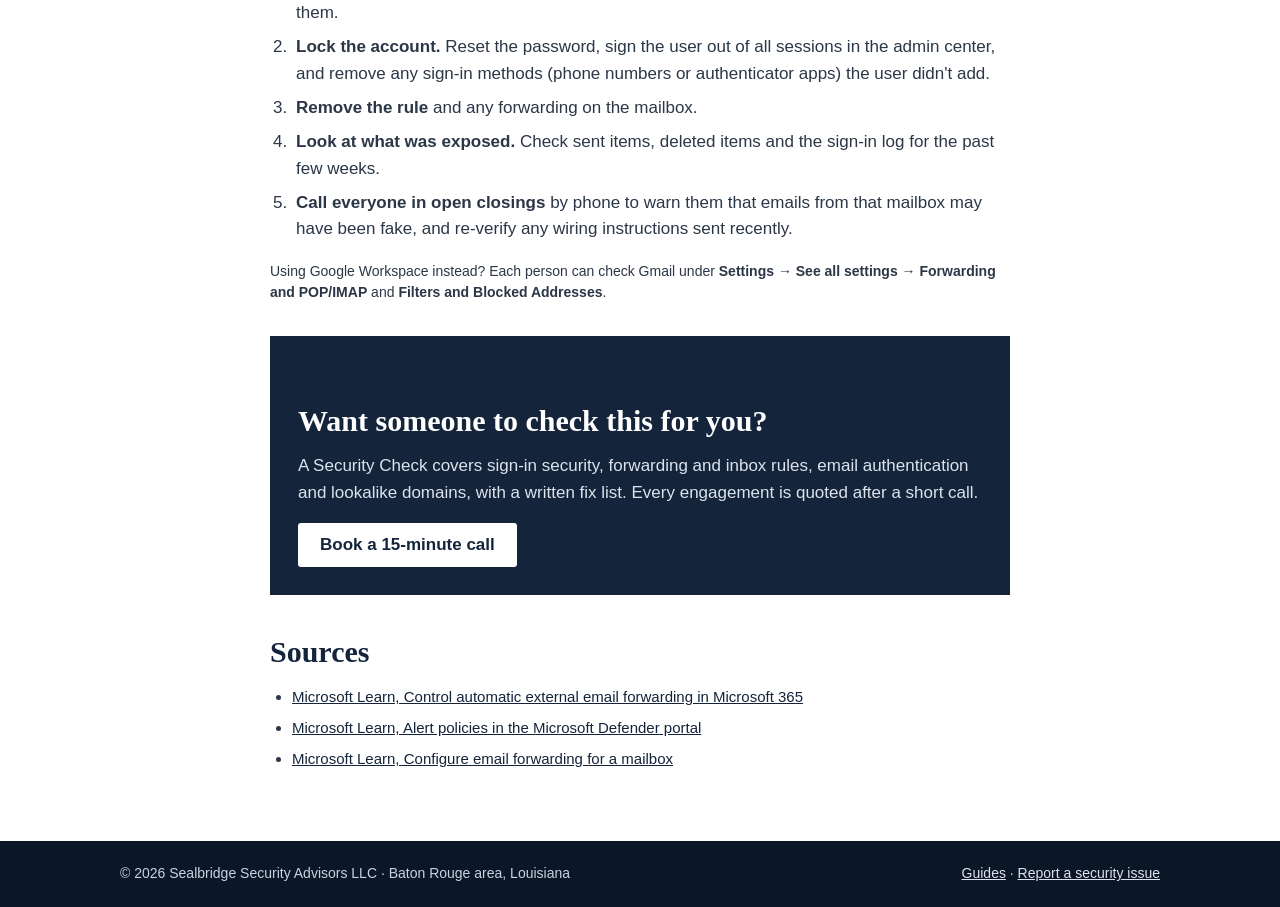
<file: find-forwarding-rules.html>
<!doctype html>
<html lang="en">
<head>
<meta charset="utf-8">
<meta name="viewport" content="width=device-width, initial-scale=1">
<meta http-equiv="Content-Security-Policy" content="default-src 'self'; style-src 'self' https://fonts.googleapis.com; font-src https://fonts.gstatic.com; img-src 'self'; script-src 'none'; object-src 'none'; base-uri 'self'; form-action 'none'">
<meta name="referrer" content="strict-origin-when-cross-origin">
<title>Hidden Forwarding Rules in Microsoft 365 | Sealbridge Security</title>
<meta name="description" content="Step-by-step: find and stop hidden inbox rules and mailbox forwarding in Microsoft 365, the trick attackers use to watch closing emails and hide replies.">
<link rel="canonical" href="https://sealbridgesecurity.com/find-forwarding-rules">
<link rel="icon" href="favicon.svg" type="image/svg+xml">
<meta property="og:title" content="Hidden Forwarding Rules in Microsoft 365 | Sealbridge Security">
<meta property="og:description" content="Step-by-step: find and stop hidden inbox rules and mailbox forwarding in Microsoft 365, the trick attackers use to watch closing emails and hide replies.">
<meta property="og:url" content="https://sealbridgesecurity.com/find-forwarding-rules">
<meta property="og:type" content="article">
<link rel="preconnect" href="https://fonts.googleapis.com">
<link rel="preconnect" href="https://fonts.gstatic.com" crossorigin>
<link rel="stylesheet" href="https://fonts.googleapis.com/css2?family=IBM+Plex+Sans:wght@400;500;600;700&amp;family=Source+Serif+4:opsz,wght@8..60,600;8..60,700&amp;display=swap">
<link rel="stylesheet" href="styles.css?v=20261110">
</head>
<body>

<header class="site-header">
  <div class="wrap header-inner">
    <a class="brand" href="/" aria-label="Sealbridge Security home">
      <svg class="mark" width="40" height="40" viewBox="0 0 64 64" aria-hidden="true"><circle cx="32" cy="32" r="28.5" fill="none" stroke="#14243B" stroke-width="5"/><path d="M18 25 V41 M46 25 V41" stroke="#14243B" stroke-width="3"/><path d="M6.1 31 L10 31 Q14 29.5 18 22 Q22 29.5 26 31 L38 31 Q42 29.5 46 22 Q50 29.5 54 31 L57.9 31" fill="none" stroke="#B35A17" stroke-width="5" stroke-linejoin="round"/><line x1="5" y1="41" x2="59" y2="41" stroke="#14243B" stroke-width="5"/><path d="M15.5 41 H20.5 V51 H15.5 Z M43.5 41 H48.5 V51 H43.5 Z" fill="#14243B"/></svg>
      <span class="brand-text"><span class="brand-name">Sealbridge</span><span class="brand-sub">Security</span></span>
    </a>
    <nav aria-label="Main">
      <ul class="nav">
        <li><a href="/#services">Services</a></li>
        <li><a href="/resources" aria-current="page">Guides</a></li>
        <li><a href="/#about">About</a></li>
        <li><a class="btn btn-small" href="/#contact">Book a 15-minute call</a></li>
      </ul>
    </nav>
  </div>
</header>

<main>

<section class="hero hero-short">
  <div class="wrap">
    <p class="eyebrow">Guide · Microsoft 365</p>
    <h1>How to find hidden email forwarding rules in Microsoft 365</h1>
    <p class="lede">Attackers who get into a mailbox often add a rule that quietly copies closing emails to themselves or hides replies. Here's how to find those rules and turn off outside forwarding.</p>
  </div>
</section>

<article class="article">
  <div class="wrap article-inner">
    <p class="byline">By Ed Dupuy, Sealbridge Security · Updated October 20, 2026</p>

    <div class="answer">
      <p class="answer-label">The short answer</p>
      <p>Check three places: each mailbox's forwarding setting, each mailbox's inbox rules (including hidden ones), and your organization-wide setting for forwarding to outside addresses. Then set outside auto-forwarding to Off and make sure someone reads Microsoft's forwarding alerts.</p>
    </div>

    <h2 id="why">Why attackers use forwarding rules</h2>
    <p>Once a scammer has a password, they want to watch the closing without being noticed. A rule can forward every email that mentions "wire", "closing" or "payoff" to an outside address, or move replies from the real buyer into a folder nobody opens. The rule keeps working even after the password is changed, so removing it is part of every cleanup.</p>
    <p>Rules like these often have short or meaningless names, such as a single period, so they're easy to overlook.</p>

    <h2 id="users">Step 1: Have each person check their own Outlook</h2>
    <p>This takes two minutes per person and needs no admin access.</p>
    <ol class="steps-list">
      <li>Open Outlook on the web (outlook.office.com) and click the gear icon for <strong>Settings</strong>.</li>
      <li>Go to <strong>Mail → Forwarding</strong>. Forwarding should be off unless you set it up on purpose.</li>
      <li>Go to <strong>Mail → Rules</strong>. Look for any rule you didn't create, especially ones that forward, redirect, delete, or move messages to folders like Archive, RSS Feeds or Conversation History.</li>
    </ol>
    <p>If anything looks unfamiliar, don't delete it yet. Take a screenshot and tell your administrator; see <a href="#found-one">what to do if you find one</a>.</p>

    <h2 id="admin">Step 2: Check every mailbox's forwarding as an admin</h2>
    <p>In the Microsoft 365 admin center, go to <strong>Users → Active users</strong>, select a person, open the <strong>Mail</strong> tab and look at <strong>Email forwarding</strong>. Microsoft renames these menus from time to time, so the labels may differ slightly. (<a href="https://learn.microsoft.com/en-us/exchange/recipients/user-mailboxes/email-forwarding">Microsoft: configure email forwarding</a>)</p>
    <p>For more than a few people, PowerShell is faster and also finds rules the admin center doesn't show. You'll need an Exchange admin account and the ExchangeOnlineManagement module.</p>
    <p class="code-label">Connect (run once per session)</p>
<pre><code>Install-Module ExchangeOnlineManagement   # first time only
Connect-ExchangeOnline</code></pre>
    <p class="code-label">Mailboxes with forwarding turned on</p>
<pre><code>Get-EXOMailbox -ResultSize Unlimited -Properties ForwardingAddress,ForwardingSmtpAddress,DeliverToMailboxAndForward |
  Where-Object { $_.ForwardingAddress -or $_.ForwardingSmtpAddress } |
  Format-Table DisplayName,ForwardingAddress,ForwardingSmtpAddress,DeliverToMailboxAndForward</code></pre>

    <h2 id="rules">Step 3: List every inbox rule that forwards, deletes or moves mail</h2>
<pre><code>Get-EXOMailbox -ResultSize Unlimited | ForEach-Object {
  Get-InboxRule -Mailbox $_.UserPrincipalName -IncludeHidden |
    Where-Object { $_.ForwardTo -or $_.ForwardAsAttachmentTo -or $_.RedirectTo -or $_.DeleteMessage -or $_.MoveToFolder } |
    Select-Object MailboxOwnerId,Name,Enabled,ForwardTo,ForwardAsAttachmentTo,RedirectTo,DeleteMessage,MoveToFolder
}</code></pre>
    <p><code>-IncludeHidden</code> matters: it shows rules that don't appear in Outlook. Some hidden rules are normal system rules, so focus on any that send mail to an outside address or move mail somewhere unusual.</p>
    <p>Also check organization-wide mail flow rules, which an attacker with admin access could add:</p>
<pre><code>Get-TransportRule | Where-Object { $_.RedirectMessageTo -or $_.BlindCopyTo -or $_.CopyTo -or $_.AddToRecipients } |
  Format-Table Name,State,RedirectMessageTo,BlindCopyTo,CopyTo,AddToRecipients</code></pre>

    <h2 id="block">Step 4: Turn off forwarding to outside addresses</h2>
    <p>Microsoft 365 can block automatic forwarding to external addresses for the whole organization. The default setting, "Automatic - System-controlled," behaves differently in different tenants, so Microsoft recommends choosing On or Off explicitly. (<a href="https://learn.microsoft.com/en-us/defender-office-365/outbound-spam-policies-external-email-forwarding">Microsoft: control automatic external email forwarding</a>)</p>
    <ol class="steps-list">
      <li>Open the Microsoft Defender portal (security.microsoft.com).</li>
      <li>Go to <strong>Email &amp; collaboration → Policies &amp; rules → Threat policies → Anti-spam</strong>.</li>
      <li>Open <strong>Anti-spam outbound policy (Default)</strong> and edit its protection settings.</li>
      <li>Set <strong>Automatic forwarding rules</strong> to <strong>Off - Forwarding is disabled</strong> and save.</li>
    </ol>
    <p>This stops both inbox-rule forwarding and mailbox forwarding to outside addresses. Forwarding between people inside your organization still works. If one person truly needs to forward outside, create a separate policy just for them rather than turning it back on for everyone.</p>

    <h2 id="alerts">Step 5: Make sure someone sees the alerts</h2>
    <p>Microsoft includes two default alert policies in many Microsoft 365 plans (<a href="https://learn.microsoft.com/en-us/defender-xdr/alert-policies">Microsoft: alert policies</a>):</p>
    <ul>
      <li><strong>Creation of forwarding/redirect rule:</strong> someone created an inbox rule that forwards or redirects mail (informational).</li>
      <li><strong>Suspicious email forwarding activity:</strong> a mailbox auto-forwarded email to a suspicious outside account (high).</li>
    </ul>
    <p>In the Defender portal, under <strong>Policies &amp; rules → Alert policy</strong>, check that these are on and that alert emails go to someone who reads them every business day.</p>

    <h2 id="found-one">If you find a rule you didn't create</h2>
    <ol class="steps-list">
      <li><strong>Record it first.</strong> Screenshot or export the rule details. Your insurer and investigators will want them.</li>
      <li><strong>Lock the account.</strong> Reset the password, sign the user out of all sessions in the admin center, and remove any sign-in methods (phone numbers or authenticator apps) the user didn't add.</li>
      <li><strong>Remove the rule</strong> and any forwarding on the mailbox.</li>
      <li><strong>Look at what was exposed.</strong> Check sent items, deleted items and the sign-in log for the past few weeks.</li>
      <li><strong>Call everyone in open closings</strong> by phone to warn them that emails from that mailbox may have been fake, and re-verify any wiring instructions sent recently.</li>
    </ol>
    <p class="fine">Using Google Workspace instead? Each person can check Gmail under <strong>Settings → See all settings → Forwarding and POP/IMAP</strong> and <strong>Filters and Blocked Addresses</strong>.</p>

    <aside class="check-cta">
      <h2>Want someone to check this for you?</h2>
      <p>A Security Check covers sign-in security, forwarding and inbox rules, email authentication and lookalike domains, with a written fix list. Every engagement is quoted after a short call.</p>
      <a class="btn btn-light" href="/#contact">Book a 15-minute call</a>
    </aside>

    <h2 id="sources" class="sources-h">Sources</h2>
    <ul class="sources">
      <li><a href="https://learn.microsoft.com/en-us/defender-office-365/outbound-spam-policies-external-email-forwarding">Microsoft Learn, Control automatic external email forwarding in Microsoft 365</a></li>
      <li><a href="https://learn.microsoft.com/en-us/defender-xdr/alert-policies">Microsoft Learn, Alert policies in the Microsoft Defender portal</a></li>
      <li><a href="https://learn.microsoft.com/en-us/exchange/recipients/user-mailboxes/email-forwarding">Microsoft Learn, Configure email forwarding for a mailbox</a></li>
    </ul>

  </div>
</article>

</main>

<footer class="site-footer">
  <div class="wrap footer-inner">
    <p>© 2026 Sealbridge Security Advisors LLC · Baton Rouge area, Louisiana</p>
    <p><a href="/resources">Guides</a> · <a href="https://github.com/sealbridgesecurity/website/security">Report a security issue</a></p>
  </div>
</footer>

</body>
</html>
</file>
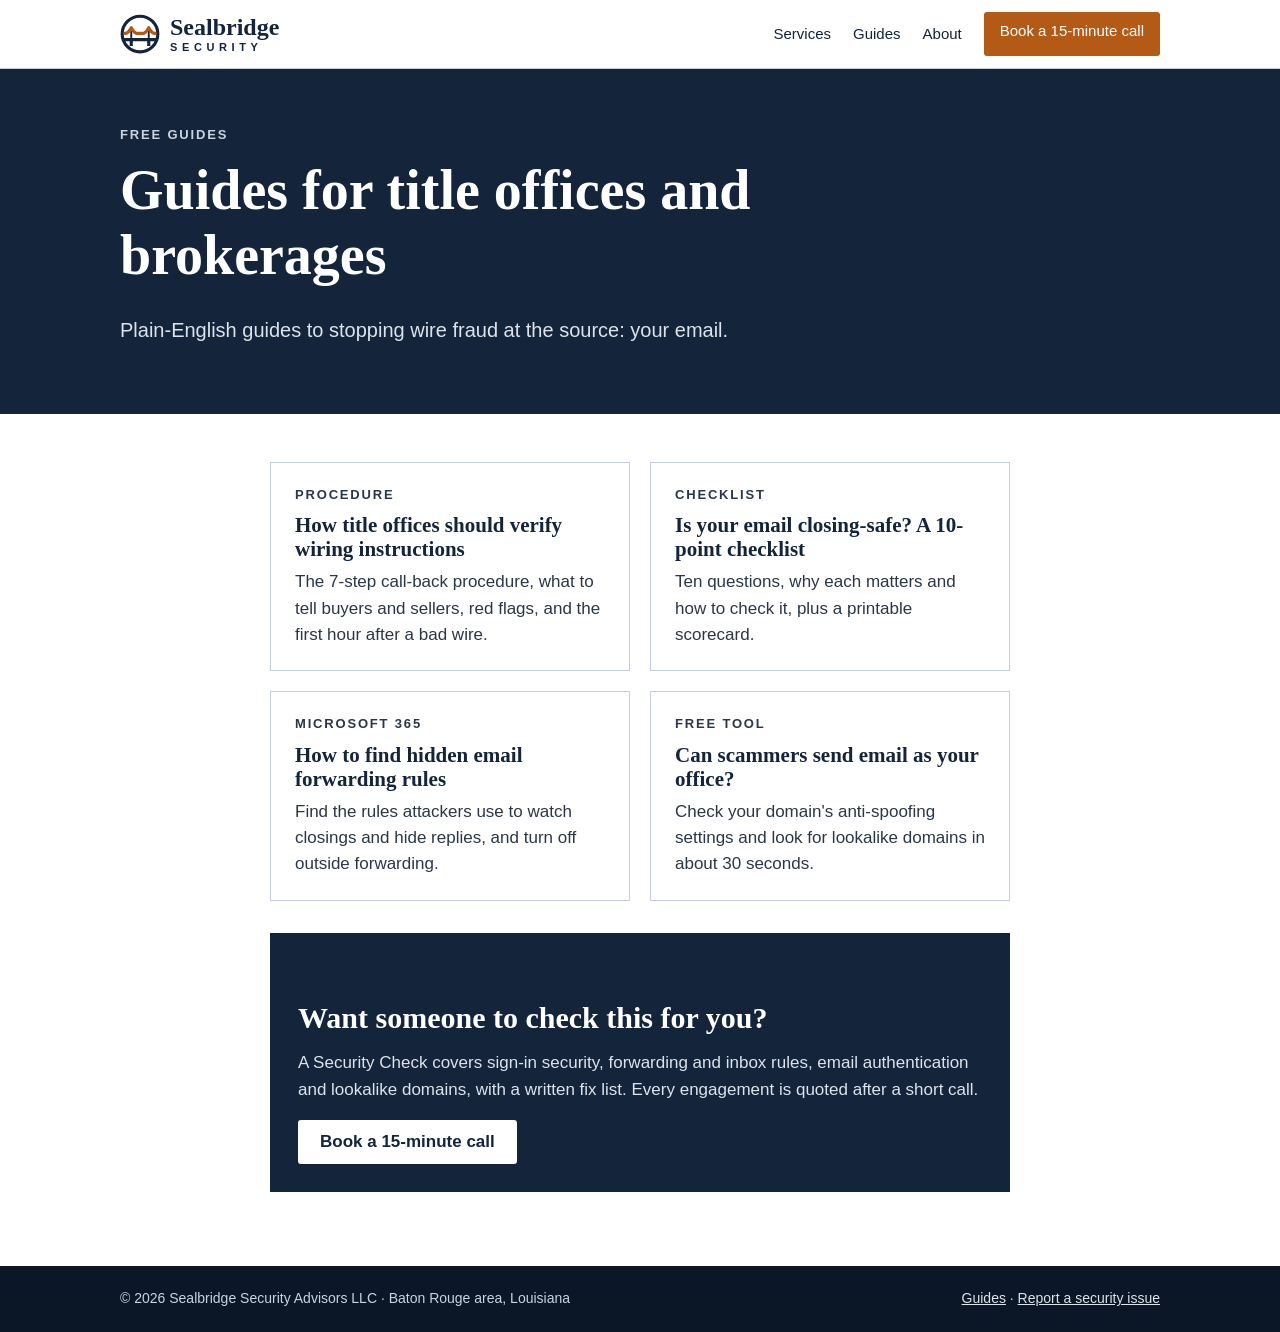
<file: resources.html>
<!doctype html>
<html lang="en">
<head>
<meta charset="utf-8">
<meta name="viewport" content="width=device-width, initial-scale=1">
<meta http-equiv="Content-Security-Policy" content="default-src 'self'; style-src 'self' https://fonts.googleapis.com; font-src https://fonts.gstatic.com; img-src 'self'; script-src 'none'; object-src 'none'; base-uri 'self'; form-action 'none'">
<meta name="referrer" content="strict-origin-when-cross-origin">
<title>Free Wire-Fraud and Email Security Guides | Sealbridge Security</title>
<meta name="description" content="Free guides for title offices and brokerages: wire verification, a closing-safe checklist, hidden forwarding rules in Microsoft 365, and a spoofing check.">
<link rel="canonical" href="https://sealbridgesecurity.com/resources">
<link rel="icon" href="favicon.svg" type="image/svg+xml">
<meta property="og:title" content="Free Wire-Fraud and Email Security Guides | Sealbridge Security">
<meta property="og:description" content="Free guides for title offices and brokerages: wire verification, a closing-safe checklist, hidden forwarding rules in Microsoft 365, and a spoofing check.">
<meta property="og:url" content="https://sealbridgesecurity.com/resources">
<meta property="og:type" content="article">
<link rel="preconnect" href="https://fonts.googleapis.com">
<link rel="preconnect" href="https://fonts.gstatic.com" crossorigin>
<link rel="stylesheet" href="https://fonts.googleapis.com/css2?family=IBM+Plex+Sans:wght@400;500;600;700&amp;family=Source+Serif+4:opsz,wght@8..60,600;8..60,700&amp;display=swap">
<link rel="stylesheet" href="styles.css?v=20261110">
</head>
<body>

<header class="site-header">
  <div class="wrap header-inner">
    <a class="brand" href="/" aria-label="Sealbridge Security home">
      <svg class="mark" width="40" height="40" viewBox="0 0 64 64" aria-hidden="true"><circle cx="32" cy="32" r="28.5" fill="none" stroke="#14243B" stroke-width="5"/><path d="M18 25 V41 M46 25 V41" stroke="#14243B" stroke-width="3"/><path d="M6.1 31 L10 31 Q14 29.5 18 22 Q22 29.5 26 31 L38 31 Q42 29.5 46 22 Q50 29.5 54 31 L57.9 31" fill="none" stroke="#B35A17" stroke-width="5" stroke-linejoin="round"/><line x1="5" y1="41" x2="59" y2="41" stroke="#14243B" stroke-width="5"/><path d="M15.5 41 H20.5 V51 H15.5 Z M43.5 41 H48.5 V51 H43.5 Z" fill="#14243B"/></svg>
      <span class="brand-text"><span class="brand-name">Sealbridge</span><span class="brand-sub">Security</span></span>
    </a>
    <nav aria-label="Main">
      <ul class="nav">
        <li><a href="/#services">Services</a></li>
        <li><a href="/resources" aria-current="page">Guides</a></li>
        <li><a href="/#about">About</a></li>
        <li><a class="btn btn-small" href="/#contact">Book a 15-minute call</a></li>
      </ul>
    </nav>
  </div>
</header>

<main>

<section class="hero hero-short">
  <div class="wrap">
    <p class="eyebrow">Free guides</p>
    <h1>Guides for title offices and brokerages</h1>
    <p class="lede">Plain-English guides to stopping wire fraud at the source: your email.</p>
  </div>
</section>

<article class="article">
  <div class="wrap article-inner">
    

    <div class="guide-grid">
      <a class="guide-card" href="/wire-verification">
        <p class="section-label">Procedure</p>
        <h2>How title offices should verify wiring instructions</h2>
        <p>The 7-step call-back procedure, what to tell buyers and sellers, red flags, and the first hour after a bad wire.</p>
      </a>
      <a class="guide-card" href="/closing-safe-checklist">
        <p class="section-label">Checklist</p>
        <h2>Is your email closing-safe? A 10-point checklist</h2>
        <p>Ten questions, why each matters and how to check it, plus a printable scorecard.</p>
      </a>
      <a class="guide-card" href="/find-forwarding-rules">
        <p class="section-label">Microsoft 365</p>
        <h2>How to find hidden email forwarding rules</h2>
        <p>Find the rules attackers use to watch closings and hide replies, and turn off outside forwarding.</p>
      </a>
      <a class="guide-card" href="/check">
        <p class="section-label">Free tool</p>
        <h2>Can scammers send email as your office?</h2>
        <p>Check your domain's anti-spoofing settings and look for lookalike domains in about 30 seconds.</p>
      </a>
    </div>

    <aside class="check-cta">
      <h2>Want someone to check this for you?</h2>
      <p>A Security Check covers sign-in security, forwarding and inbox rules, email authentication and lookalike domains, with a written fix list. Every engagement is quoted after a short call.</p>
      <a class="btn btn-light" href="/#contact">Book a 15-minute call</a>
    </aside>

  </div>
</article>

</main>

<footer class="site-footer">
  <div class="wrap footer-inner">
    <p>© 2026 Sealbridge Security Advisors LLC · Baton Rouge area, Louisiana</p>
    <p><a href="/resources">Guides</a> · <a href="https://github.com/sealbridgesecurity/website/security">Report a security issue</a></p>
  </div>
</footer>

</body>
</html>
</file>
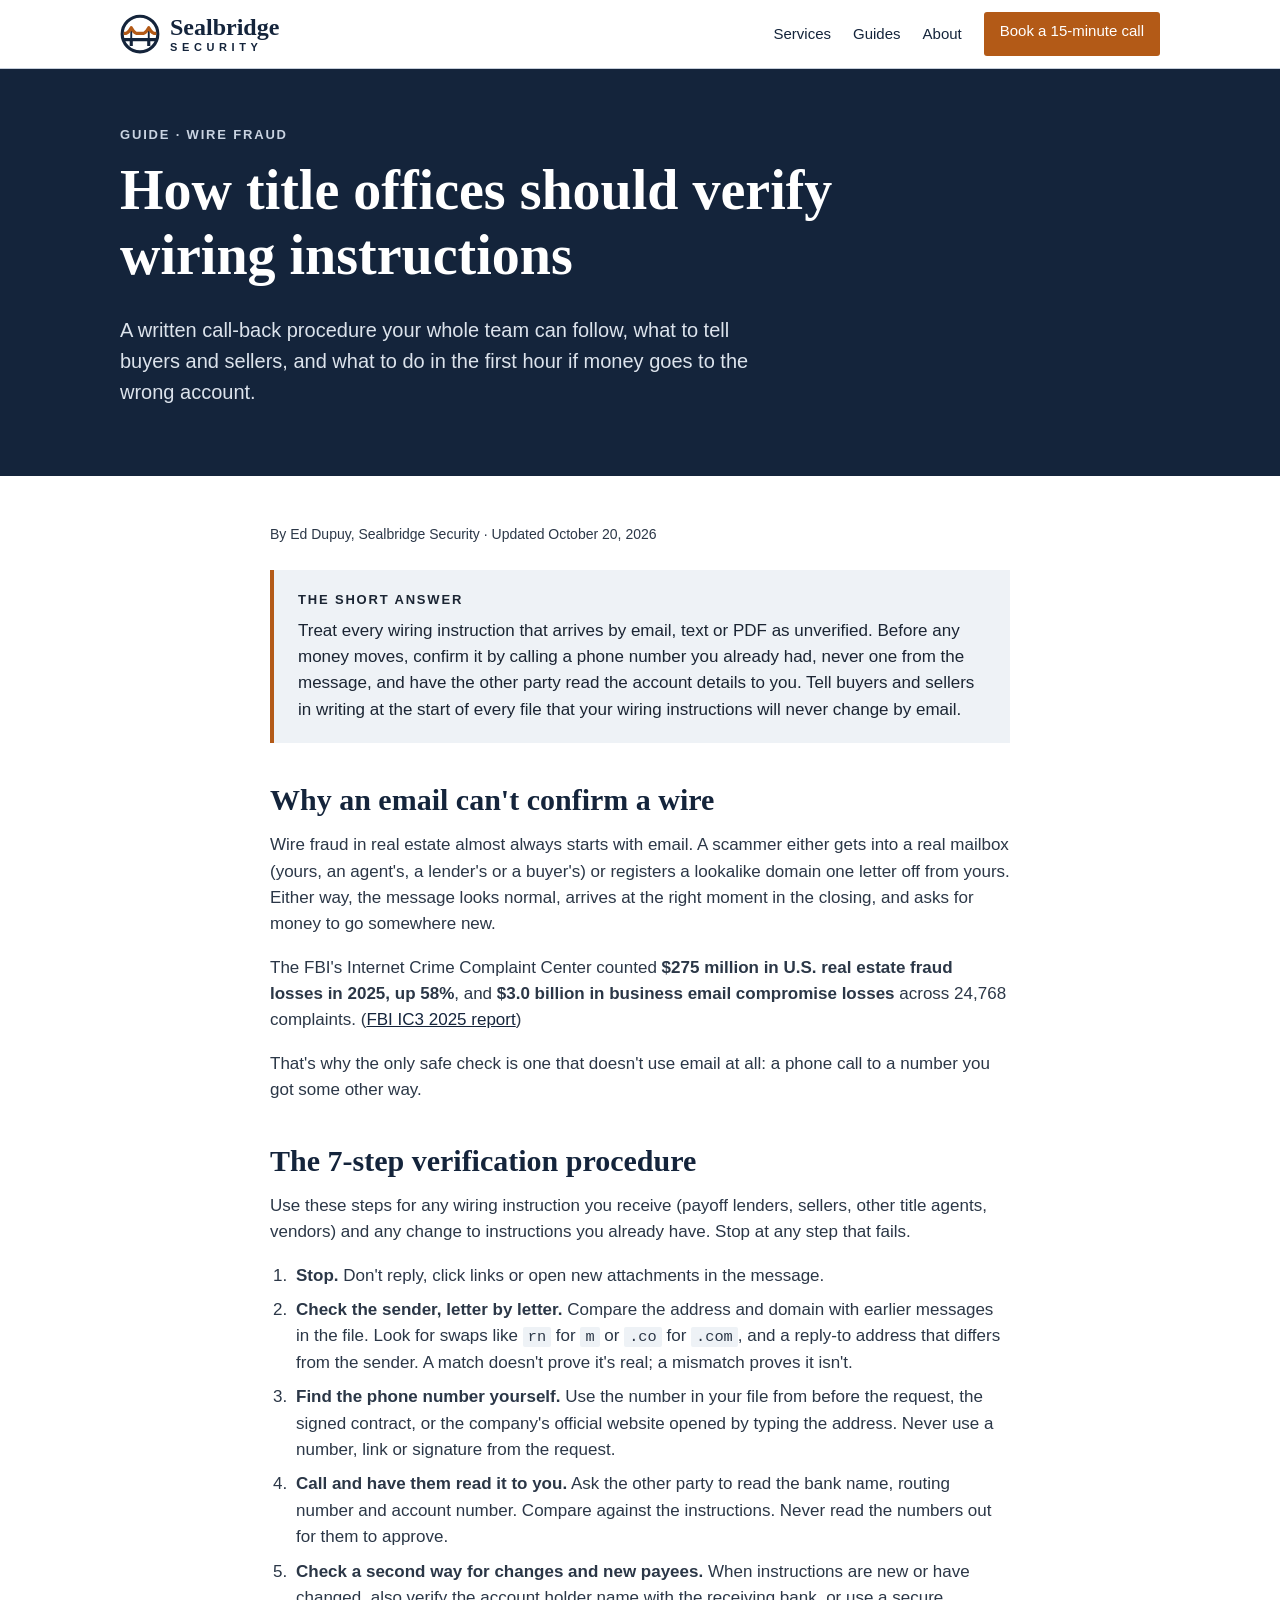
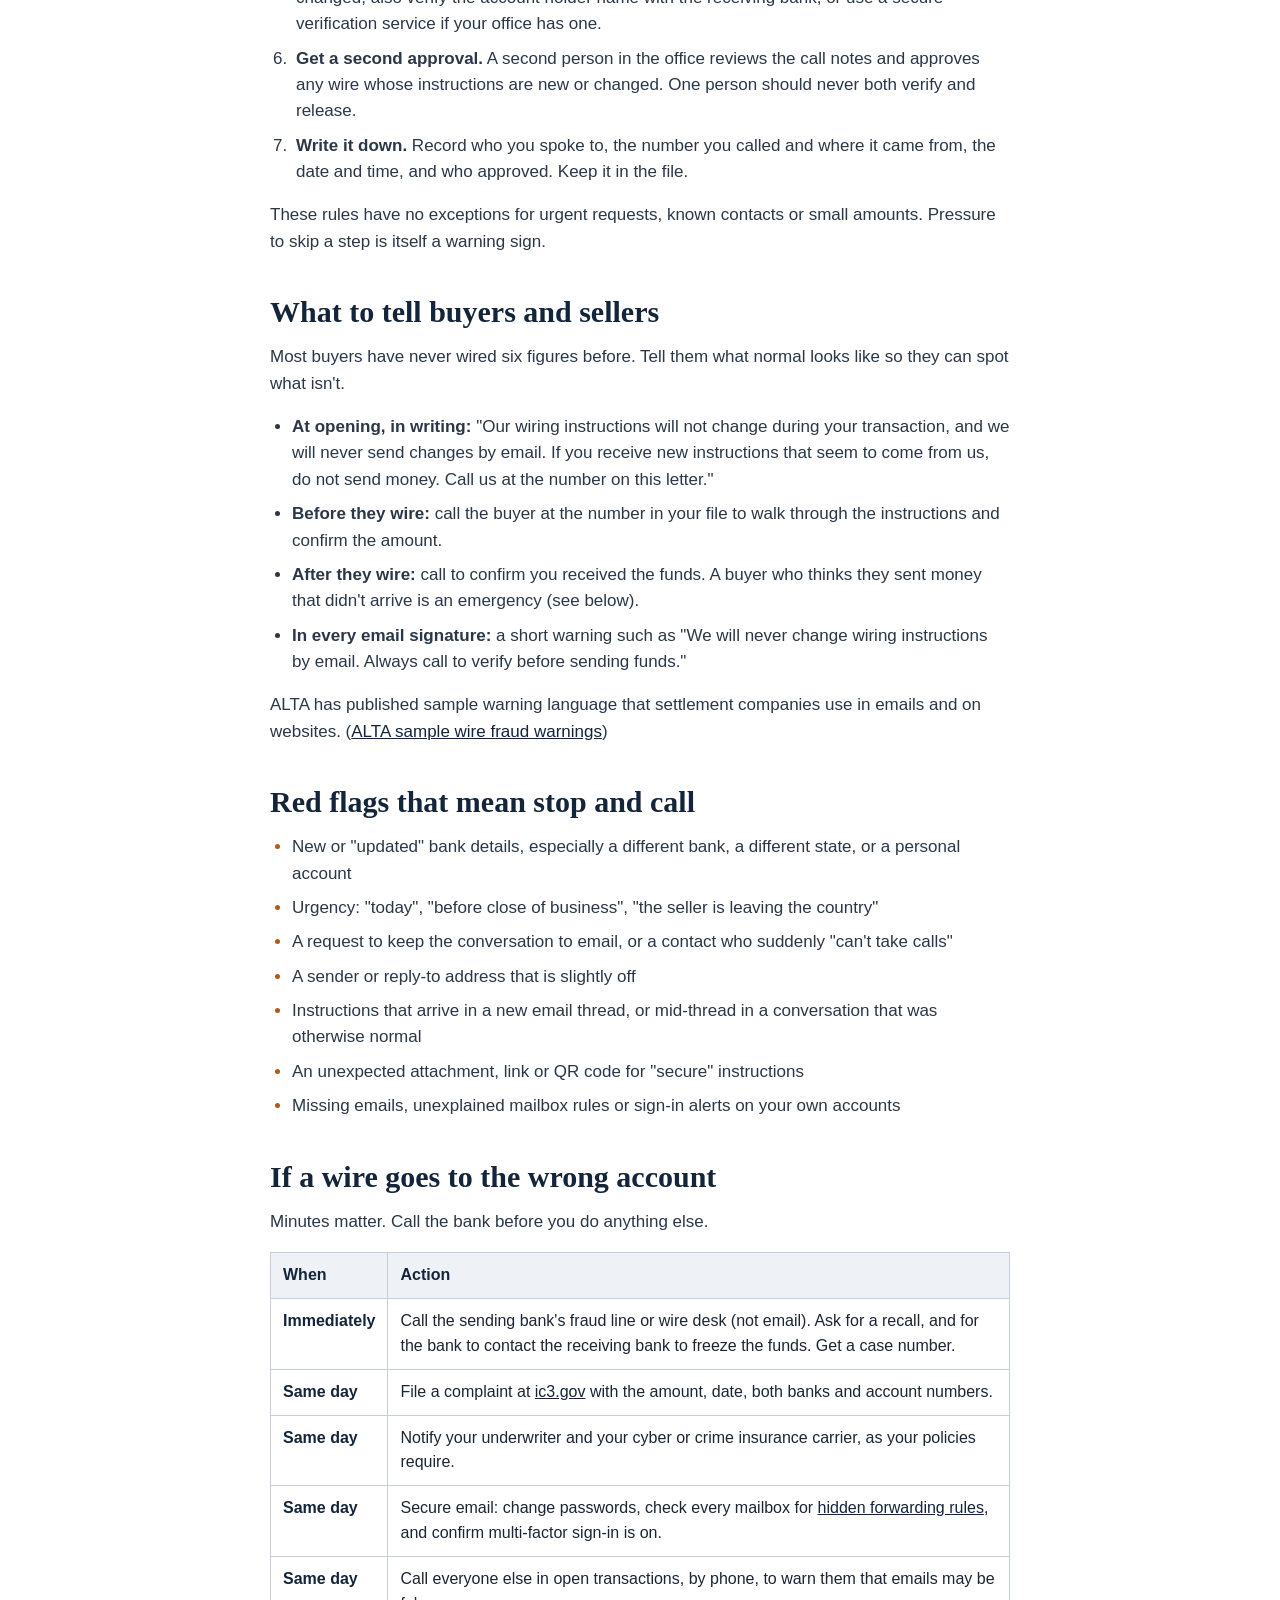
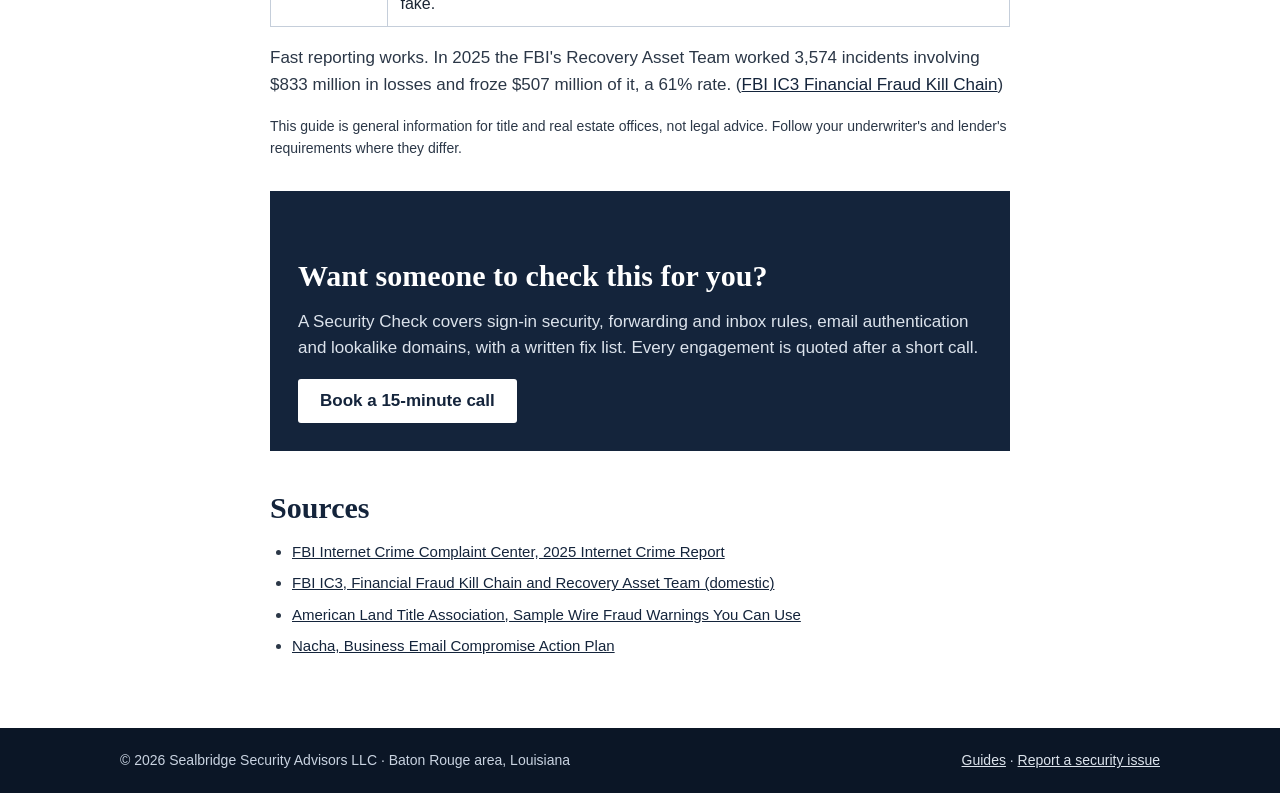
<file: wire-verification.html>
<!doctype html>
<html lang="en">
<head>
<meta charset="utf-8">
<meta name="viewport" content="width=device-width, initial-scale=1">
<meta http-equiv="Content-Security-Policy" content="default-src 'self'; style-src 'self' https://fonts.googleapis.com; font-src https://fonts.gstatic.com; img-src 'self'; script-src 'none'; object-src 'none'; base-uri 'self'; form-action 'none'">
<meta name="referrer" content="strict-origin-when-cross-origin">
<title>How Title Offices Should Verify Wires | Sealbridge Security</title>
<meta name="description" content="Step-by-step wire verification for title offices and brokerages: call-back rules, what to tell buyers, red flags, and the first hour after a bad wire.">
<link rel="canonical" href="https://sealbridgesecurity.com/wire-verification">
<link rel="icon" href="favicon.svg" type="image/svg+xml">
<meta property="og:title" content="How Title Offices Should Verify Wires | Sealbridge Security">
<meta property="og:description" content="Step-by-step wire verification for title offices and brokerages: call-back rules, what to tell buyers, red flags, and the first hour after a bad wire.">
<meta property="og:url" content="https://sealbridgesecurity.com/wire-verification">
<meta property="og:type" content="article">
<link rel="preconnect" href="https://fonts.googleapis.com">
<link rel="preconnect" href="https://fonts.gstatic.com" crossorigin>
<link rel="stylesheet" href="https://fonts.googleapis.com/css2?family=IBM+Plex+Sans:wght@400;500;600;700&amp;family=Source+Serif+4:opsz,wght@8..60,600;8..60,700&amp;display=swap">
<link rel="stylesheet" href="styles.css?v=20261110">
</head>
<body>

<header class="site-header">
  <div class="wrap header-inner">
    <a class="brand" href="/" aria-label="Sealbridge Security home">
      <svg class="mark" width="40" height="40" viewBox="0 0 64 64" aria-hidden="true"><circle cx="32" cy="32" r="28.5" fill="none" stroke="#14243B" stroke-width="5"/><path d="M18 25 V41 M46 25 V41" stroke="#14243B" stroke-width="3"/><path d="M6.1 31 L10 31 Q14 29.5 18 22 Q22 29.5 26 31 L38 31 Q42 29.5 46 22 Q50 29.5 54 31 L57.9 31" fill="none" stroke="#B35A17" stroke-width="5" stroke-linejoin="round"/><line x1="5" y1="41" x2="59" y2="41" stroke="#14243B" stroke-width="5"/><path d="M15.5 41 H20.5 V51 H15.5 Z M43.5 41 H48.5 V51 H43.5 Z" fill="#14243B"/></svg>
      <span class="brand-text"><span class="brand-name">Sealbridge</span><span class="brand-sub">Security</span></span>
    </a>
    <nav aria-label="Main">
      <ul class="nav">
        <li><a href="/#services">Services</a></li>
        <li><a href="/resources" aria-current="page">Guides</a></li>
        <li><a href="/#about">About</a></li>
        <li><a class="btn btn-small" href="/#contact">Book a 15-minute call</a></li>
      </ul>
    </nav>
  </div>
</header>

<main>

<section class="hero hero-short">
  <div class="wrap">
    <p class="eyebrow">Guide · Wire fraud</p>
    <h1>How title offices should verify wiring instructions</h1>
    <p class="lede">A written call-back procedure your whole team can follow, what to tell buyers and sellers, and what to do in the first hour if money goes to the wrong account.</p>
  </div>
</section>

<article class="article">
  <div class="wrap article-inner">
    <p class="byline">By Ed Dupuy, Sealbridge Security · Updated October 20, 2026</p>

    <div class="answer">
      <p class="answer-label">The short answer</p>
      <p>Treat every wiring instruction that arrives by email, text or PDF as unverified. Before any money moves, confirm it by calling a phone number you already had, never one from the message, and have the other party read the account details to you. Tell buyers and sellers in writing at the start of every file that your wiring instructions will never change by email.</p>
    </div>

    <h2 id="why">Why an email can't confirm a wire</h2>
    <p>Wire fraud in real estate almost always starts with email. A scammer either gets into a real mailbox (yours, an agent's, a lender's or a buyer's) or registers a lookalike domain one letter off from yours. Either way, the message looks normal, arrives at the right moment in the closing, and asks for money to go somewhere new.</p>
    <p>The FBI's Internet Crime Complaint Center counted <strong>$275 million in U.S. real estate fraud losses in 2025, up 58%</strong>, and <strong>$3.0 billion in business email compromise losses</strong> across 24,768 complaints. (<a href="https://www.ic3.gov/AnnualReport/Reports/2025_IC3Report.pdf">FBI IC3 2025 report</a>)</p>
    <p>That's why the only safe check is one that doesn't use email at all: a phone call to a number you got some other way.</p>

    <h2 id="protocol">The 7-step verification procedure</h2>
    <p>Use these steps for any wiring instruction you receive (payoff lenders, sellers, other title agents, vendors) and any change to instructions you already have. Stop at any step that fails.</p>
    <ol class="steps-list">
      <li><strong>Stop.</strong> Don't reply, click links or open new attachments in the message.</li>
      <li><strong>Check the sender, letter by letter.</strong> Compare the address and domain with earlier messages in the file. Look for swaps like <code>rn</code> for <code>m</code> or <code>.co</code> for <code>.com</code>, and a reply-to address that differs from the sender. A match doesn't prove it's real; a mismatch proves it isn't.</li>
      <li><strong>Find the phone number yourself.</strong> Use the number in your file from before the request, the signed contract, or the company's official website opened by typing the address. Never use a number, link or signature from the request.</li>
      <li><strong>Call and have them read it to you.</strong> Ask the other party to read the bank name, routing number and account number. Compare against the instructions. Never read the numbers out for them to approve.</li>
      <li><strong>Check a second way for changes and new payees.</strong> When instructions are new or have changed, also verify the account holder name with the receiving bank, or use a secure verification service if your office has one.</li>
      <li><strong>Get a second approval.</strong> A second person in the office reviews the call notes and approves any wire whose instructions are new or changed. One person should never both verify and release.</li>
      <li><strong>Write it down.</strong> Record who you spoke to, the number you called and where it came from, the date and time, and who approved. Keep it in the file.</li>
    </ol>
    <p>These rules have no exceptions for urgent requests, known contacts or small amounts. Pressure to skip a step is itself a warning sign.</p>

    <h2 id="buyers">What to tell buyers and sellers</h2>
    <p>Most buyers have never wired six figures before. Tell them what normal looks like so they can spot what isn't.</p>
    <ul>
      <li><strong>At opening, in writing:</strong> "Our wiring instructions will not change during your transaction, and we will never send changes by email. If you receive new instructions that seem to come from us, do not send money. Call us at the number on this letter."</li>
      <li><strong>Before they wire:</strong> call the buyer at the number in your file to walk through the instructions and confirm the amount.</li>
      <li><strong>After they wire:</strong> call to confirm you received the funds. A buyer who thinks they sent money that didn't arrive is an emergency (see below).</li>
      <li><strong>In every email signature:</strong> a short warning such as "We will never change wiring instructions by email. Always call to verify before sending funds."</li>
    </ul>
    <p>ALTA has published sample warning language that settlement companies use in emails and on websites. (<a href="https://alta.org/news-and-publications/news/20170725-Sample-Wire-Fraud-Warnings-You-Can-Use">ALTA sample wire fraud warnings</a>)</p>

    <h2 id="red-flags">Red flags that mean stop and call</h2>
    <ul class="flags">
      <li>New or "updated" bank details, especially a different bank, a different state, or a personal account</li>
      <li>Urgency: "today", "before close of business", "the seller is leaving the country"</li>
      <li>A request to keep the conversation to email, or a contact who suddenly "can't take calls"</li>
      <li>A sender or reply-to address that is slightly off</li>
      <li>Instructions that arrive in a new email thread, or mid-thread in a conversation that was otherwise normal</li>
      <li>An unexpected attachment, link or QR code for "secure" instructions</li>
      <li>Missing emails, unexplained mailbox rules or sign-in alerts on your own accounts</li>
    </ul>

    <h2 id="if-it-happens">If a wire goes to the wrong account</h2>
    <p>Minutes matter. Call the bank before you do anything else.</p>
    <table class="data">
      <thead><tr><th>When</th><th>Action</th></tr></thead>
      <tbody>
        <tr><td>Immediately</td><td>Call the sending bank's fraud line or wire desk (not email). Ask for a recall, and for the bank to contact the receiving bank to freeze the funds. Get a case number.</td></tr>
        <tr><td>Same day</td><td>File a complaint at <a href="https://www.ic3.gov">ic3.gov</a> with the amount, date, both banks and account numbers.</td></tr>
        <tr><td>Same day</td><td>Notify your underwriter and your cyber or crime insurance carrier, as your policies require.</td></tr>
        <tr><td>Same day</td><td>Secure email: change passwords, check every mailbox for <a href="/find-forwarding-rules">hidden forwarding rules</a>, and confirm multi-factor sign-in is on.</td></tr>
        <tr><td>Same day</td><td>Call everyone else in open transactions, by phone, to warn them that emails may be fake.</td></tr>
      </tbody>
    </table>
    <p>Fast reporting works. In 2025 the FBI's Recovery Asset Team worked 3,574 incidents involving $833 million in losses and froze $507 million of it, a 61% rate. (<a href="https://www.ic3.gov/Outreach/Brochures/IC3-FFKC_Domestic.pdf">FBI IC3 Financial Fraud Kill Chain</a>)</p>

    <p class="fine">This guide is general information for title and real estate offices, not legal advice. Follow your underwriter's and lender's requirements where they differ.</p>

    <aside class="check-cta">
      <h2>Want someone to check this for you?</h2>
      <p>A Security Check covers sign-in security, forwarding and inbox rules, email authentication and lookalike domains, with a written fix list. Every engagement is quoted after a short call.</p>
      <a class="btn btn-light" href="/#contact">Book a 15-minute call</a>
    </aside>

    <h2 id="sources" class="sources-h">Sources</h2>
    <ul class="sources">
      <li><a href="https://www.ic3.gov/AnnualReport/Reports/2025_IC3Report.pdf">FBI Internet Crime Complaint Center, 2025 Internet Crime Report</a></li>
      <li><a href="https://www.ic3.gov/Outreach/Brochures/IC3-FFKC_Domestic.pdf">FBI IC3, Financial Fraud Kill Chain and Recovery Asset Team (domestic)</a></li>
      <li><a href="https://alta.org/news-and-publications/news/20170725-Sample-Wire-Fraud-Warnings-You-Can-Use">American Land Title Association, Sample Wire Fraud Warnings You Can Use</a></li>
      <li><a href="https://www.nacha.org/system/files/2024-07/Business%20Email%20Compromise%20Action%20Plan.pdf">Nacha, Business Email Compromise Action Plan</a></li>
    </ul>

  </div>
</article>

</main>

<footer class="site-footer">
  <div class="wrap footer-inner">
    <p>© 2026 Sealbridge Security Advisors LLC · Baton Rouge area, Louisiana</p>
    <p><a href="/resources">Guides</a> · <a href="https://github.com/sealbridgesecurity/website/security">Report a security issue</a></p>
  </div>
</footer>

</body>
</html>
</file>
<file: styles.css>
:root{
  --navy:#14243B; --navy-dark:#0B1626; --copper:#B35A17; --copper-dark:#8F4510;
  --steel:#5A6573; --mist:#EEF2F6; --line:#C5CEDA; --ink:#1B2533; --body:#2B3747;
  --serif:'Source Serif 4', Georgia, 'Times New Roman', serif;
  --sans:'IBM Plex Sans', 'Helvetica Neue', Arial, sans-serif;
}
*{box-sizing:border-box}
html{scroll-behavior:smooth}
body{margin:0;background:#fff;color:var(--ink);font-family:var(--sans);font-size:17px;line-height:1.55}
h1,h2,h3{font-family:var(--serif);color:var(--navy);margin:0 0 .5em;line-height:1.15}
p{margin:0 0 1em}
a{color:var(--navy)}
a:hover{color:var(--copper-dark)}
a:focus-visible,.btn:focus-visible{outline:3px solid var(--copper);outline-offset:3px}
.wrap{max-width:1080px;margin:0 auto;padding:0 20px}

/* Header */
.site-header{border-bottom:1px solid var(--line);background:#fff;position:sticky;top:0;z-index:10}
.header-inner{display:flex;align-items:center;justify-content:space-between;gap:16px;padding-top:12px;padding-bottom:12px;flex-wrap:wrap}
.brand{display:flex;align-items:center;gap:10px;text-decoration:none}
.brand-text{display:flex;flex-direction:column;line-height:1}
.brand-name{font-family:var(--serif);font-weight:700;font-size:24px;color:var(--navy)}
.brand-sub{font-size:11px;font-weight:600;letter-spacing:.42em;text-transform:uppercase;color:var(--navy);margin-top:3px}
.nav{list-style:none;margin:0;padding:0;display:flex;align-items:center;gap:22px;flex-wrap:wrap}
.nav a{text-decoration:none;font-weight:500;font-size:15px}
.nav a.btn{color:#fff}

/* Buttons */
.btn{display:inline-block;background:var(--copper);color:#fff;text-decoration:none;font-weight:600;padding:13px 22px;border-radius:3px;min-height:44px;line-height:18px}
.btn:hover{background:var(--copper-dark);color:#fff}
.btn-small{padding:10px 16px;font-size:15px}
.btn-ghost{background:transparent;border:1.5px solid #fff;color:#fff}
.btn-ghost:hover{background:#fff;color:var(--navy)}
.btn-light{background:#fff;color:var(--navy)}
.btn-light:hover{background:var(--mist);color:var(--navy)}

/* Hero */
.hero{background:var(--navy);color:#fff;padding:72px 0 64px}
.hero h1{max-width:820px}
.eyebrow{font-size:13px;font-weight:600;letter-spacing:.14em;text-transform:uppercase;color:#C9D3E1}
.hero h1{color:#fff;font-size:clamp(36px,6vw,56px)}
.lede{font-size:clamp(17px,2.2vw,20px);color:#DCE3EC;max-width:660px}
.hero-actions{display:flex;gap:14px;flex-wrap:wrap;margin-top:28px}

/* Section basics */
section{padding:64px 0}
section h2{font-size:clamp(28px,4vw,38px)}
.section-label{font-family:var(--sans);font-size:13px;font-weight:700;letter-spacing:.14em;text-transform:uppercase;color:var(--navy);margin-bottom:14px}

/* Stats */
.stats{background:var(--mist);padding:48px 0}
.stat-grid{display:grid;grid-template-columns:repeat(3,minmax(0,1fr));gap:16px}
.stat{background:#fff;padding:20px 22px}
.stat p{margin:0;color:var(--body);font-size:15px;line-height:1.4}
.stat .stat-num{font-family:var(--serif);font-size:38px;font-weight:700;color:var(--copper);margin-bottom:4px}
.source{font-size:13px;color:var(--steel);margin:14px 0 0}

/* Services */
.card{border:1.5px solid var(--line);padding:26px 28px;background:#fff}
.card h3{font-size:24px}
.card ul{margin:0 0 18px;padding-left:20px;color:var(--ink)}
.card li{margin-bottom:6px}
.card-feature{border:2.5px solid var(--copper);display:grid;grid-template-columns:1fr 1fr;gap:8px 40px;align-items:start;margin-bottom:20px}
.card-feature .card-head{grid-row:span 2}
.card-feature .btn{justify-self:start}
.card-grid{display:grid;grid-template-columns:repeat(2,minmax(0,1fr));gap:20px}
.card-grid ul{margin-bottom:0}
.price{margin:0 0 14px;display:flex;align-items:baseline;gap:8px;flex-wrap:wrap}
.price-num{font-family:var(--serif);font-size:44px;font-weight:700;color:var(--navy);line-height:1}
.price-num-sm{font-size:32px}
.price-from{font-weight:600;color:var(--navy)}
.price-note{font-size:15px;color:var(--steel);margin:0 0 14px}
.price .price-note{margin:0}
.fine{font-size:14px;color:var(--steel);margin-top:18px}

/* How */
.how{background:var(--mist)}
.steps{list-style:none;margin:0;padding:0;display:grid;grid-template-columns:repeat(3,minmax(0,1fr));gap:20px;counter-reset:step}
.steps li{background:#fff;padding:24px 24px 8px;counter-increment:step}
.steps li::before{content:counter(step);display:inline-flex;align-items:center;justify-content:center;width:36px;height:36px;border-radius:50%;background:var(--navy);color:#fff;font-weight:700;margin-bottom:12px}
.steps h3{font-size:22px}
.steps p{color:var(--body);font-size:16px}

/* About */
.about-inner p{max-width:760px}

/* Contact */
.contact{background:var(--navy);color:#fff;text-align:center}
.contact h2{color:#fff}
.contact p{color:#DCE3EC}
.contact-inner{max-width:640px}
.contact-alt{margin-top:14px;font-size:15px}
.contact-alt a{color:#fff;text-decoration:underline}

/* Footer */
.site-footer{background:var(--navy-dark);color:#C9D3E1;font-size:14px;padding:22px 0}
.footer-inner{display:flex;justify-content:space-between;gap:12px;flex-wrap:wrap}
.footer-inner p{margin:0}
.site-footer a{color:#DCE3EC}
.site-footer a:hover{color:#fff}

/* Phone */
@media (max-width:760px){
  body{font-size:16px}
  .site-header{position:static}
  .nav{gap:14px}
  .hero{padding:48px 0 44px}
  section{padding:48px 0}
  .stat-grid,.card-grid,.steps{grid-template-columns:1fr}
  .card-feature{grid-template-columns:1fr}
  .card-feature .card-head{grid-row:auto}
  .card{padding:22px 20px}
}

/* Spoofing check page */
.visually-hidden{position:absolute;width:1px;height:1px;padding:0;margin:-1px;overflow:hidden;clip:rect(0,0,0,0);white-space:nowrap;border:0}
.hero-short{padding:56px 0 48px}
.hero-short h1{max-width:820px}
.checker{padding:48px 0}
.check-form{max-width:760px}
.check-form label{display:block;font-weight:600;color:var(--navy);margin-bottom:8px}
.check-row{display:flex;gap:12px;flex-wrap:wrap}
.check-row input{flex:1 1 260px;min-height:48px;padding:10px 14px;font:inherit;font-size:17px;color:var(--ink);border:1.5px solid var(--line);border-radius:3px;background:#fff}
.check-row input:focus{outline:3px solid var(--copper);outline-offset:1px;border-color:var(--navy)}
.check-row .btn{min-height:48px;border:0;cursor:pointer;font:inherit;font-weight:600}
.check-row .btn:disabled{opacity:.6;cursor:wait}
.status{margin:20px 0 0;font-weight:500;color:var(--navy);min-height:1.5em}
.notice{background:var(--mist);padding:14px 18px}
.results{max-width:860px;margin-top:8px}
.results h2{font-size:26px;margin-top:36px}
.summary{padding:22px 24px;margin-top:20px;border-left:0;color:#fff}
.summary:focus{outline:3px solid var(--copper);outline-offset:3px}
.summary .summary-text{font-family:var(--serif);font-size:24px;font-weight:700;line-height:1.25;margin-bottom:6px;color:#fff}
.summary .fine{color:#DCE3EC;margin:0}
.summary-bad{background:#8A2C0D}
.summary-warn{background:var(--copper-dark)}
.summary-good{background:#2F6B3F}
.result{border:1.5px solid var(--line);padding:18px 20px;margin-bottom:14px;background:#fff}
.result-bad{border-color:#8A2C0D}
.result-warn{border-color:var(--copper)}
.result-good{border-color:#2F6B3F}
.result-head{display:flex;align-items:center;gap:12px;margin-bottom:6px;flex-wrap:wrap}
.result h3{font-size:19px;margin:0}
.result p{margin:0 0 8px;color:var(--body)}
.badge{display:inline-block;font-size:12px;font-weight:700;letter-spacing:.08em;text-transform:uppercase;padding:3px 8px;color:#fff;border-radius:2px}
.badge-bad{background:#8A2C0D}
.badge-warn{background:var(--copper-dark)}
.badge-good{background:#2F6B3F}
.badge-info{background:var(--steel)}
.record{display:block;font-size:13px;background:var(--mist);padding:8px 10px;overflow-wrap:anywhere;color:var(--ink)}
.lookalike-list{margin:4px 0 10px;padding-left:20px;columns:2;column-gap:28px}
.lookalike-list li{margin-bottom:4px;break-inside:avoid;overflow-wrap:anywhere}
.lookalike-mail{font-weight:600;color:#8A2C0D}
.check-cta{background:var(--navy);color:#fff;padding:28px;margin:32px 0 18px}
.check-cta h2{color:#fff;margin-top:0;font-size:26px}
.check-cta p,.article .check-cta p{color:#DCE3EC}
.explain{background:var(--mist)}
.explain p{color:var(--body)}
.tool-callout{background:var(--mist);padding:24px 28px;display:flex;justify-content:space-between;align-items:center;gap:20px;flex-wrap:wrap;margin-top:28px}
.tool-callout h3{margin:0 0 4px;font-size:22px}
.tool-callout p{margin:0;color:var(--body)}
@media (max-width:760px){
  .lookalike-list{columns:1}
  .summary .summary-text{font-size:20px}
}

/* Guides */
.article{padding:48px 0 56px}
.article-inner{max-width:780px}
.article h2{font-size:clamp(24px,3.4vw,30px);margin-top:40px}
.article p,.article li{color:var(--body)}
.article ul,.article ol{padding-left:22px;margin:0 0 1em}
.article li{margin-bottom:8px}
.byline{font-size:14px;color:var(--steel);margin-bottom:24px}
.answer{background:var(--mist);border-left:4px solid var(--copper);padding:20px 24px;margin:0 0 8px}
.answer p{color:var(--ink);margin-bottom:.6em}
.answer p:last-child{margin-bottom:0}
.answer-label{font-size:13px;font-weight:700;letter-spacing:.14em;text-transform:uppercase;color:var(--navy)}
.answer .btn{margin-top:6px}
.steps-list li{padding-left:4px}
.flags li::marker{color:var(--copper)}
code{font-family:ui-monospace,SFMono-Regular,Menlo,Consolas,monospace;font-size:.9em;background:var(--mist);padding:1px 5px;border-radius:2px}
pre{background:var(--navy-dark);color:#E6ECF3;padding:16px 18px;overflow-x:auto;border-radius:3px;margin:0 0 1.2em;font-size:14px;line-height:1.5}
pre code{background:none;padding:0;color:inherit;font-size:inherit}
.code-label{font-weight:600;color:var(--navy);margin:18px 0 6px}
table.data{width:100%;border-collapse:collapse;margin:8px 0 18px;font-size:16px}
table.data th,table.data td{border:1px solid var(--line);padding:10px 12px;text-align:left;vertical-align:top}
table.data th{background:var(--mist);color:var(--navy);font-weight:600}
table.data td:first-child{white-space:nowrap;font-weight:600;color:var(--navy)}
.checklist{padding-left:26px}
.check-item{margin-bottom:22px}
.check-item label{display:flex;gap:10px;align-items:flex-start;cursor:pointer}
.check-item input{width:20px;height:20px;margin-top:3px;flex:0 0 auto;accent-color:var(--copper)}
.check-item .q{font-weight:600;color:var(--ink)}
.check-item p{margin:6px 0 0 30px;font-size:16px}
.sources-h{font-size:22px}
.sources{font-size:15px}
.guide-grid{display:grid;grid-template-columns:repeat(2,minmax(0,1fr));gap:20px}
.guide-card{display:block;border:1.5px solid var(--line);padding:22px 24px;text-decoration:none;background:#fff}
.guide-card:hover{border-color:var(--copper)}
.guide-card h2{font-size:21px;margin:0 0 8px}
.guide-card p{color:var(--body);margin:0}
.guide-card .section-label{margin-bottom:8px}
.guides-home{padding:56px 0}
.guides-home .guide-grid{grid-template-columns:repeat(2,minmax(0,1fr))}
@media (max-width:760px){
  .guide-grid,.guides-home .guide-grid{grid-template-columns:1fr}
  table.data td:first-child{white-space:normal}
  pre{font-size:13px}
}
@media print{
  .site-header,.site-footer,.check-cta,.hero{display:none}
  .article{padding:0}
  pre{white-space:pre-wrap;background:#fff;color:#000;border:1px solid #999}
}
</file>
